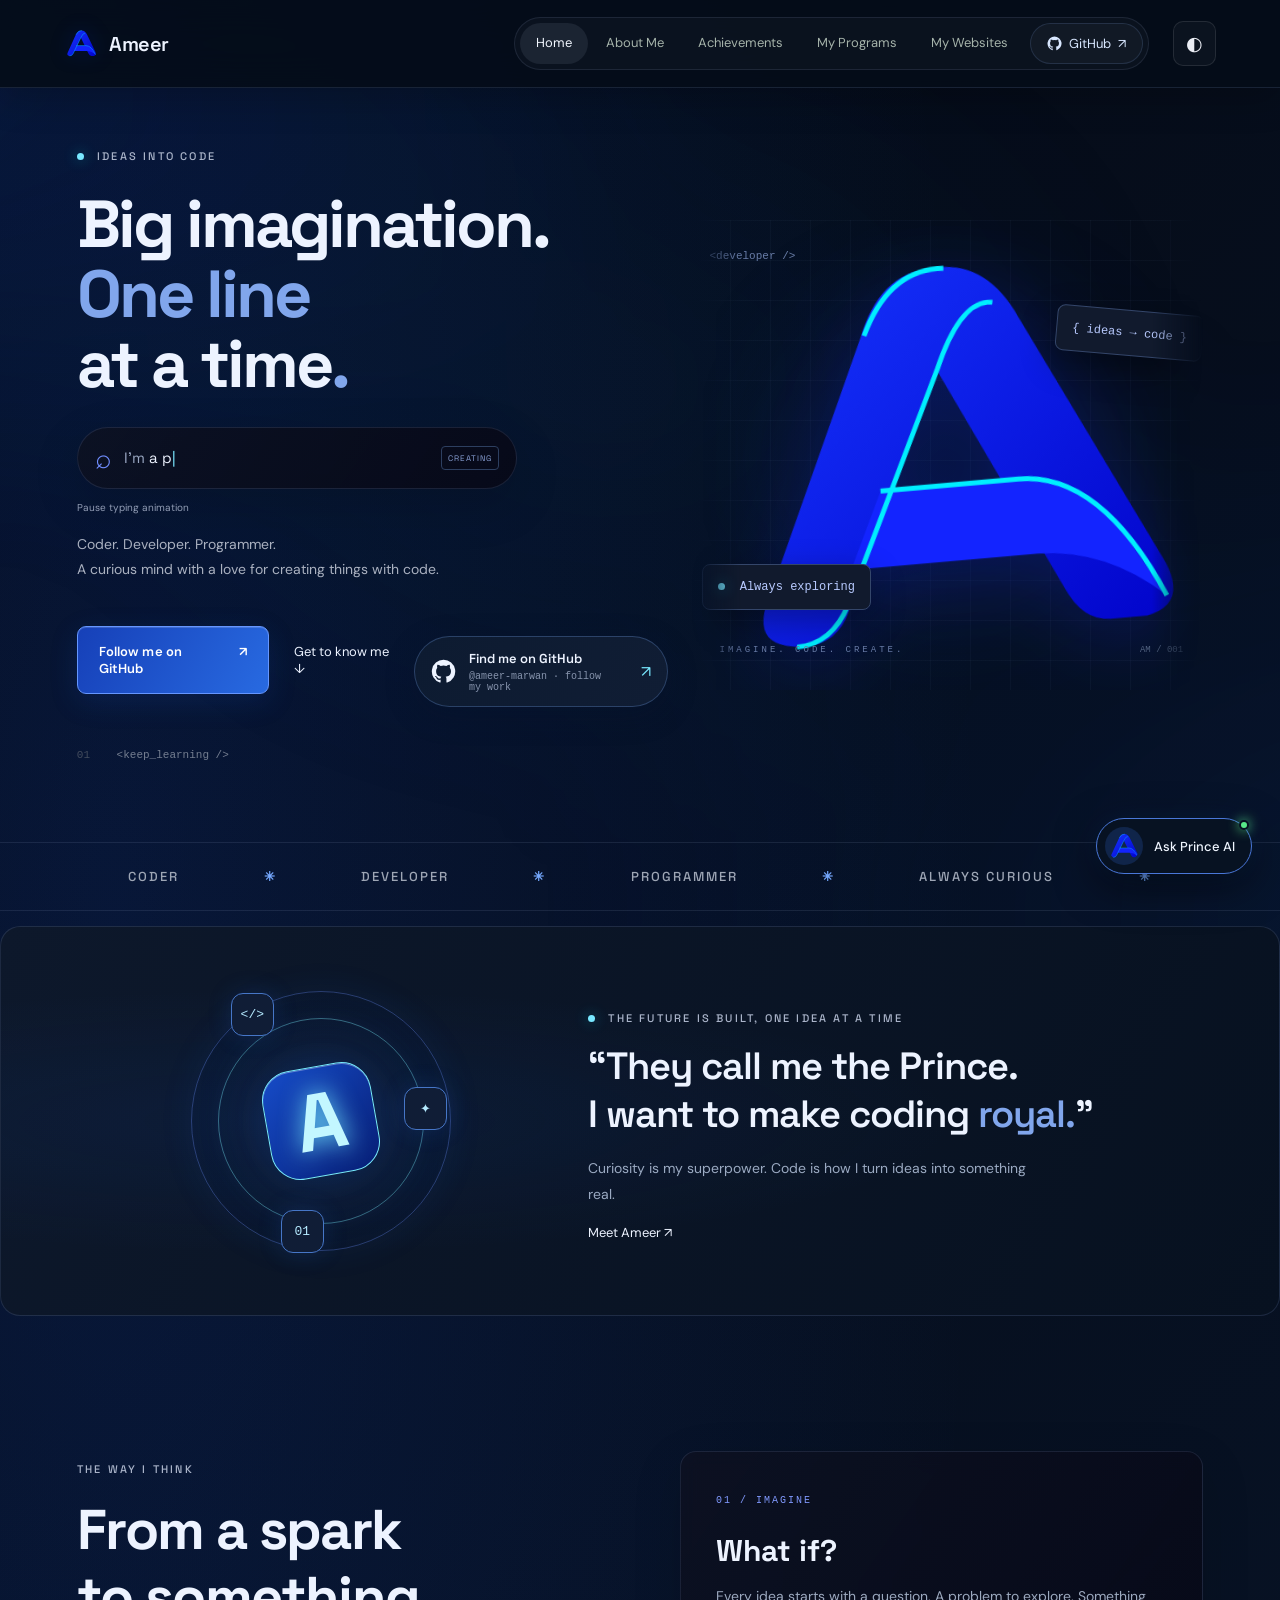
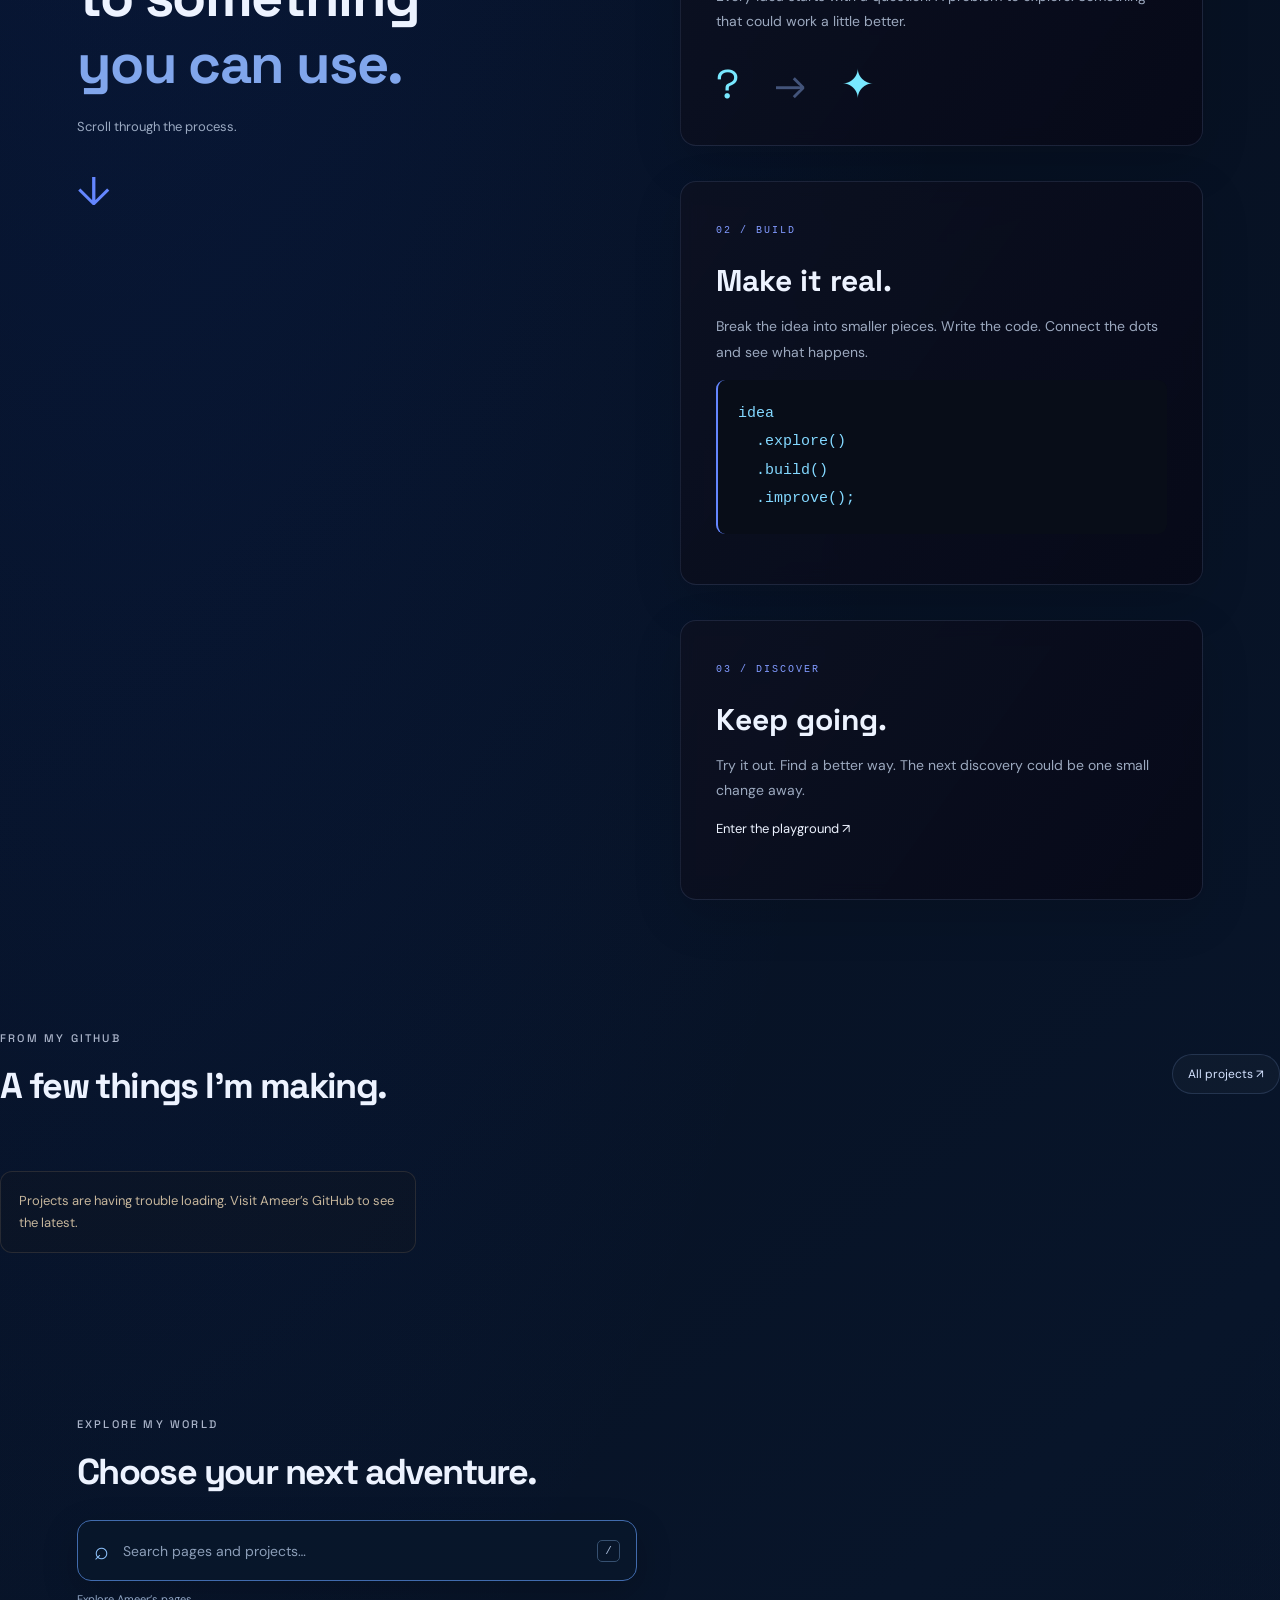
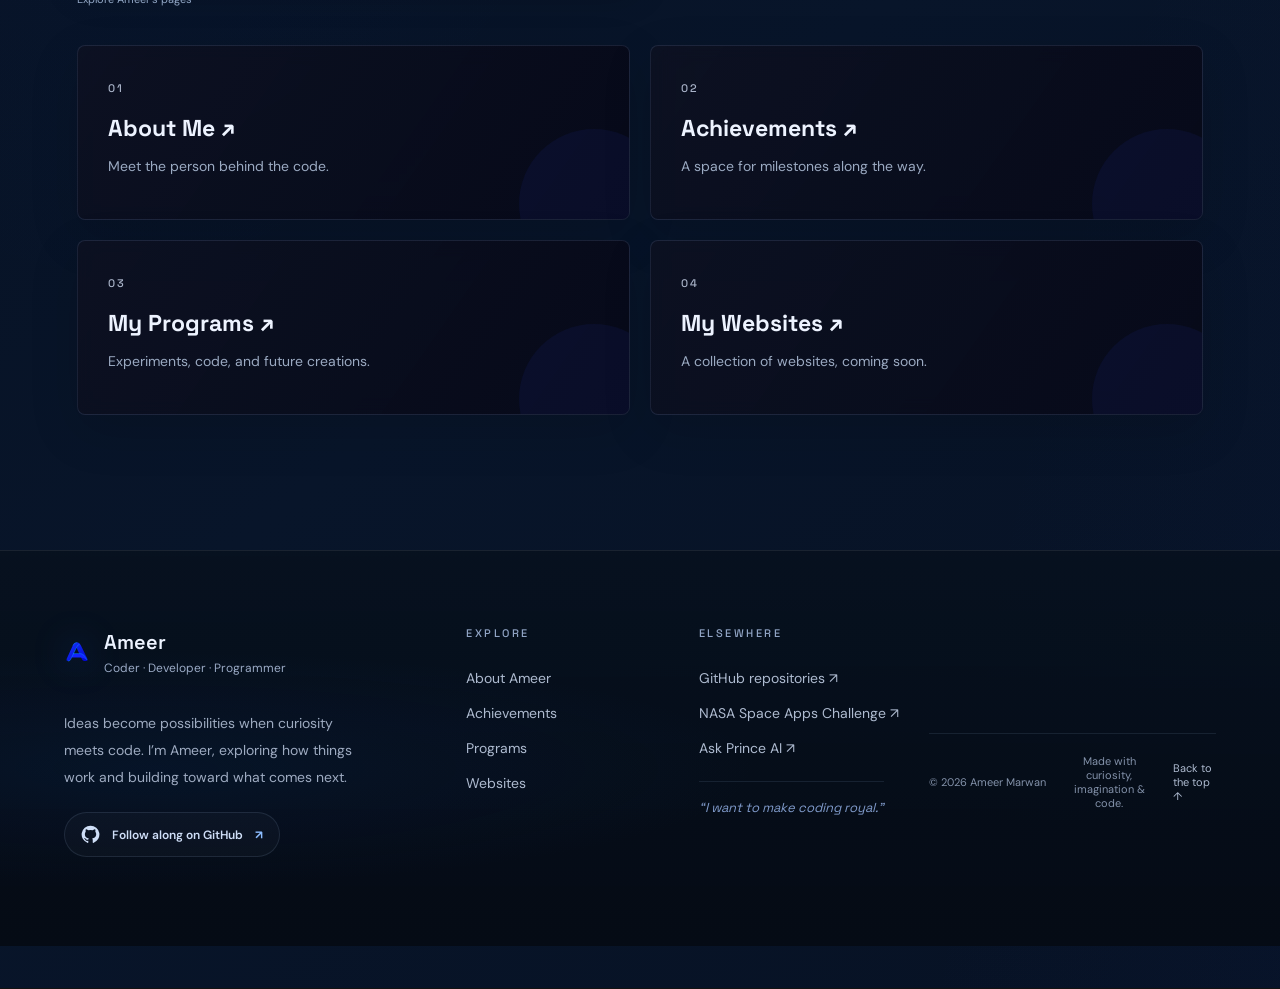
<file: index.html>
<!DOCTYPE html><html lang="en"><head><meta charset="UTF-8"><meta name="viewport" content="width=device-width,initial-scale=1"><title>Ameer — Coder & Developer</title><meta name="description" content="Meet Ameer Marwan, a coder, developer, and programmer. Follow his coding journey on GitHub."><link rel="icon" href="logo.svg"><link rel="stylesheet" href="style.css"></head><body><div class="scroll-progress" aria-hidden="true"></div><a class="skip-link" href="#main">Skip to content</a><div id="loader" class="loader" role="status" aria-label="Loading Ameer’s website"><div class="loader-mark"><div class="loader-ring"></div><img src="logo.svg" alt="Ameer logo"></div><p>LOADING<span aria-hidden="true">...</span></p></div><header><a class="brand" href="index.html" aria-label="Ameer home"><img src="logo.svg" alt="Ameer logo"><span>Ameer</span></a><div class="header-controls"><button class="theme-toggle" aria-label="Switch color theme" title="Switch color theme">◐</button><button class="menu-toggle" aria-expanded="false" aria-controls="main-nav">Menu <span>☰</span></button></div><nav id="main-nav" aria-label="Main navigation"><a href="index.html" aria-current="page">Home</a><a href="about.html">About Me</a><a href="achievements.html">Achievements</a><a href="programs.html">My Programs</a><a href="websites.html">My Websites</a><a class="nav-github" href="https://github.com/ameer-marwan" target="_blank" rel="noopener noreferrer"><svg class="github-svg" viewBox="0 0 24 24" aria-hidden="true"><path fill="currentColor" d="M12 .8a11.2 11.2 0 0 0-3.54 21.83c.56.1.76-.24.76-.54v-2.1c-3.1.68-3.76-1.31-3.76-1.31-.5-1.3-1.24-1.64-1.24-1.64-1.02-.7.08-.69.08-.69 1.12.08 1.71 1.15 1.71 1.15 1 1.7 2.62 1.21 3.26.93.1-.72.39-1.21.71-1.49-2.48-.28-5.09-1.24-5.09-5.52 0-1.22.44-2.22 1.15-3-.12-.28-.5-1.42.11-2.96 0 0 .94-.3 3.08 1.15a10.7 10.7 0 0 1 5.6 0c2.13-1.45 3.07-1.15 3.07-1.15.61 1.54.23 2.68.12 2.96.72.78 1.15 1.78 1.15 3 0 4.3-2.62 5.23-5.11 5.51.4.35.76 1.03.76 2.08v3.08c0 .3.2.65.77.54A11.2 11.2 0 0 0 12 .8Z"/></svg> GitHub <span aria-hidden="true">↗</span></a></nav></header><main id="main"><section class="hero" id="home"><div class="intro"><p class="eyebrow"><span class="dot"></span> IDEAS INTO CODE</p><h1>Big imagination.<br><span class="blue">One line</span><br>at a time<span class="blue">.</span></h1><div class="typing-box" aria-label="Animated introduction: Ameer Marwan, problem solver, coder, programmer, developer"><span class="search-symbol" aria-hidden="true">⌕</span><div aria-hidden="true"><span class="typing-prefix">I’m </span><span id="typed-text">Ameer Marwan</span><span class="typing-caret">|</span></div><span class="typing-badge" aria-hidden="true">CREATING</span></div><button id="pause-typing" class="motion-control" aria-pressed="false">Pause typing animation</button><p class="lead">Coder. Developer. Programmer.<br>A curious mind with a love for creating things with code.</p><div class="actions"><a class="button" href="https://github.com/ameer-marwan" target="_blank" rel="noopener noreferrer">Follow me on GitHub <span>↗</span></a><a class="text-link" href="about.html">Get to know me ↓</a><a class="github-cta" href="https://github.com/ameer-marwan" target="_blank" rel="noopener noreferrer"><svg class="github-svg" viewBox="0 0 24 24" aria-hidden="true" focusable="false"><path fill="currentColor" d="M12 .8a11.2 11.2 0 0 0-3.54 21.83c.56.1.76-.24.76-.54v-2.1c-3.1.68-3.76-1.31-3.76-1.31-.5-1.3-1.24-1.64-1.24-1.64-1.02-.7.08-.69.08-.69 1.12.08 1.71 1.15 1.71 1.15 1 1.7 2.62 1.21 3.26.93.1-.72.39-1.21.71-1.49-2.48-.28-5.09-1.24-5.09-5.52 0-1.22.44-2.22 1.15-3-.12-.28-.5-1.42.11-2.96 0 0 .94-.3 3.08 1.15a10.7 10.7 0 0 1 5.6 0c2.13-1.45 3.07-1.15 3.07-1.15.61 1.54.23 2.68.12 2.96.72.78 1.15 1.78 1.15 3 0 4.3-2.62 5.23-5.11 5.51.4.35.76 1.03.76 2.08v3.08c0 .3.2.65.77.54A11.2 11.2 0 0 0 12 .8Z"/></svg><span><strong>Find me on GitHub</strong><small>@ameer-marwan · <span id="github-followers">GitHub</span></small></span><span class="github-arrow" aria-hidden="true">↗</span></a></div><p class="code-note"><span>01</span> &lt;keep_learning /&gt;</p></div><div class="art"><div class="orb"></div><span class="art-label top">&lt;developer /&gt;</span><img src="logo.svg" alt="Blue and cyan A monogram inspired by Ameer's logo"><span class="art-label bottom">IMAGINE. CODE. CREATE.</span><span class="coordinate">AM / 001</span><span class="floating-chip chip-one">{ ideas → code }</span><span class="floating-chip chip-two"><span class="dot"></span> Always exploring</span></div></section><div class="ticker"><span>CODER</span><b>✳</b><span>DEVELOPER</span><b>✳</b><span>PROGRAMMER</span><b>✳</b><span>ALWAYS CURIOUS</span><b>✳</b></div><section class="royal-intro"><div class="tech-orbit" aria-hidden="true"><span class="orbit orbit-a"></span><span class="orbit orbit-b"></span><span class="orbit-core">A</span><span class="orbit-node node-a">&lt;/&gt;</span><span class="orbit-node node-b">✦</span><span class="orbit-node node-c">01</span></div><div class="royal-copy"><p class="eyebrow"><span class="dot"></span> THE FUTURE IS BUILT, ONE IDEA AT A TIME</p><p class="royal-quote">“They call me the Prince.<br>I want to make coding <span class="blue">royal.</span>”</p><p class="muted">Curiosity is my superpower. Code is how I turn ideas into something real.</p><a class="text-link" href="about.html">Meet Ameer ↗</a></div></section><section class="scroll-story"><div class="story-heading"><p class="eyebrow">THE WAY I THINK</p><h2>From a spark<br>to something<br><span class="blue">you can use.</span></h2><p class="muted">Scroll through the process.</p><span class="story-line" aria-hidden="true">↓</span></div><div class="story-steps"><article><span class="step-num">01 / IMAGINE</span><h3>What if?</h3><p>Every idea starts with a question. A problem to explore. Something that could work a little better.</p><div class="idea-visual" aria-hidden="true">?<span>→</span>✦</div></article><article><span class="step-num">02 / BUILD</span><h3>Make it real.</h3><p>Break the idea into smaller pieces. Write the code. Connect the dots and see what happens.</p><pre aria-label="Illustrative code"><code>idea<br>  .explore()<br>  .build()<br>  .improve();</code></pre></article><article><span class="step-num">03 / DISCOVER</span><h3>Keep going.</h3><p>Try it out. Find a better way. The next discovery could be one small change away.</p><a class="text-link" href="programs.html">Enter the playground ↗</a></article></div></section><section class="home-projects" aria-labelledby="home-projects-heading"><div class="showcase-heading"><div><p class="eyebrow">FROM MY GITHUB</p><h2 id="home-projects-heading">A few things I’m making.</h2></div><a class="repo-profile-link" href="https://github.com/ameer-marwan?tab=repositories" target="_blank" rel="noopener noreferrer">All projects ↗</a></div><div id="home-project-grid" class="home-project-grid"><p class="repo-status"><span class="repo-spinner" aria-hidden="true"></span>Discovering projects…</p></div></section><section class="page-directory"><p class="eyebrow">EXPLORE MY WORLD</p><h2>Choose your next adventure.</h2><label class="site-search"><span aria-hidden="true">⌕</span><input id="site-search" type="search" placeholder="Search pages and projects…" autocomplete="off"><kbd>/</kbd></label><p class="search-status" id="search-status" aria-live="polite">Explore Ameer’s pages</p><div class="directory-grid"><a data-search="about me ameer story birthday" href="about.html"><span class="eyebrow">01</span><h3>About Me ↗</h3><p class="muted">Meet the person behind the code.</p></a><a data-search="achievements nasa space apps challenge 2026" href="achievements.html"><span class="eyebrow">02</span><h3>Achievements ↗</h3><p class="muted">A space for milestones along the way.</p></a><a data-search="programs code demos clock color javascript" href="programs.html"><span class="eyebrow">03</span><h3>My Programs ↗</h3><p class="muted">Experiments, code, and future creations.</p></a><a data-search="websites portfolio projects showcase" href="websites.html"><span class="eyebrow">04</span><h3>My Websites ↗</h3><p class="muted">A collection of websites, coming soon.</p></a></div></section></main><footer class="site-footer"><div class="footer-main"><div class="footer-bio"><a class="footer-brand" href="index.html"><img src="logo.svg" alt="Ameer’s A logo"><span><strong>Ameer</strong><small>Coder · Developer · Programmer</small></span></a><p>Ideas become possibilities when curiosity meets code. I’m Ameer, exploring how things work and building toward what comes next.</p><a class="footer-github" href="https://github.com/ameer-marwan" target="_blank" rel="noopener noreferrer" aria-label="Visit Ameer on GitHub"><svg class="github-svg" viewBox="0 0 24 24" aria-hidden="true"><path fill="currentColor" d="M12 .8a11.2 11.2 0 0 0-3.54 21.83c.56.1.76-.24.76-.54v-2.1c-3.1.68-3.76-1.31-3.76-1.31-.5-1.3-1.24-1.64-1.24-1.64-1.02-.7.08-.69.08-.69 1.12.08 1.71 1.15 1.71 1.15 1 1.7 2.62 1.21 3.26.93.1-.72.39-1.21.71-1.49-2.48-.28-5.09-1.24-5.09-5.52 0-1.22.44-2.22 1.15-3-.12-.28-.5-1.42.11-2.96 0 0 .94-.3 3.08 1.15a10.7 10.7 0 0 1 5.6 0c2.13-1.45 3.07-1.15 3.07-1.15.61 1.54.23 2.68.12 2.96.72.78 1.15 1.78 1.15 3 0 4.3-2.62 5.23-5.11 5.51.4.35.76 1.03.76 2.08v3.08c0 .3.2.65.77.54A11.2 11.2 0 0 0 12 .8Z"/></svg><span>Follow along on GitHub</span><b>↗</b></a></div><div class="footer-column"><p class="eyebrow">EXPLORE</p><a href="about.html">About Ameer</a><a href="achievements.html">Achievements</a><a href="programs.html">Programs</a><a href="websites.html">Websites</a></div><div class="footer-column"><p class="eyebrow">ELSEWHERE</p><a href="https://github.com/ameer-marwan" target="_blank" rel="noopener noreferrer">GitHub repositories ↗</a><a href="https://www.spaceappschallenge.org/" target="_blank" rel="noopener noreferrer">NASA Space Apps Challenge ↗</a><a href="index.html#prince-ai">Ask Prince AI ↗</a><span class="footer-quote">“I want to make coding royal.”</span></div></div><div class="footer-bottom"><span>© <span class="footer-year">2026</span> Ameer Marwan</span><span>Made with curiosity, imagination & code.</span><a href="index.html">Back to the top ↑</a></div></footer><button class="back-top" aria-label="Back to top">↑</button><button id="prince-ai" class="prince-launch" aria-label="Ask Prince AI about this website"><img src="logo.svg" alt=""><span>Ask Prince AI</span><i></i></button><section class="prince-panel" aria-label="Prince AI assistant" aria-hidden="true"><div class="prince-head"><img src="logo.svg" alt=""><div><strong>Prince AI</strong><small>Ameer’s website guide</small></div><button class="prince-close" aria-label="Close Prince AI">×</button></div><div class="prince-messages" aria-live="polite"><p class="prince-message bot">Hi! I’m Prince AI. Ask me about Ameer, his projects, or this website.</p></div><div class="prince-suggestions"><button>Who is Ameer?</button><button>What is Prince coding?</button><button>Show me the projects</button></div><form class="prince-form"><label class="sr-only" for="prince-question">Ask Prince AI a question</label><input id="prince-question" autocomplete="off" placeholder="Ask about this website…"><button aria-label="Send question">↑</button></form></section><script src="script.js"></script></body></html>
</file>
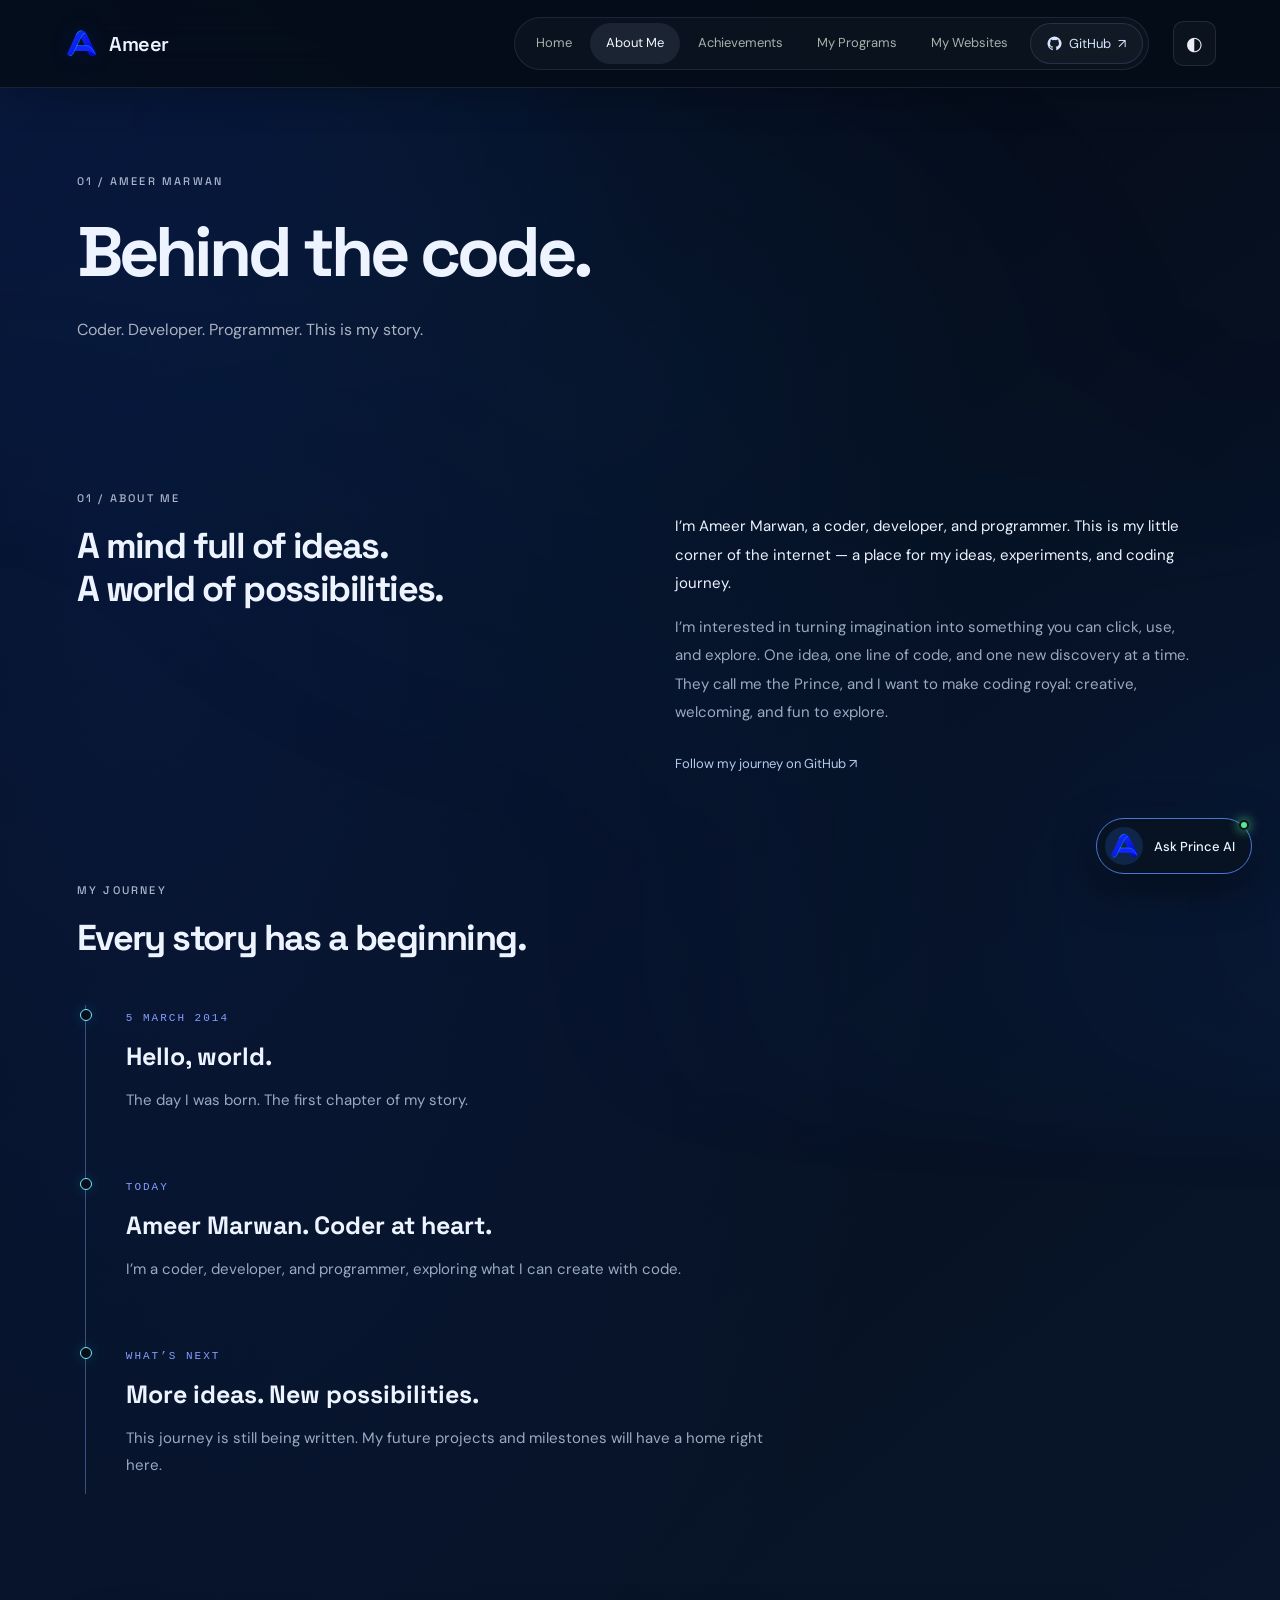
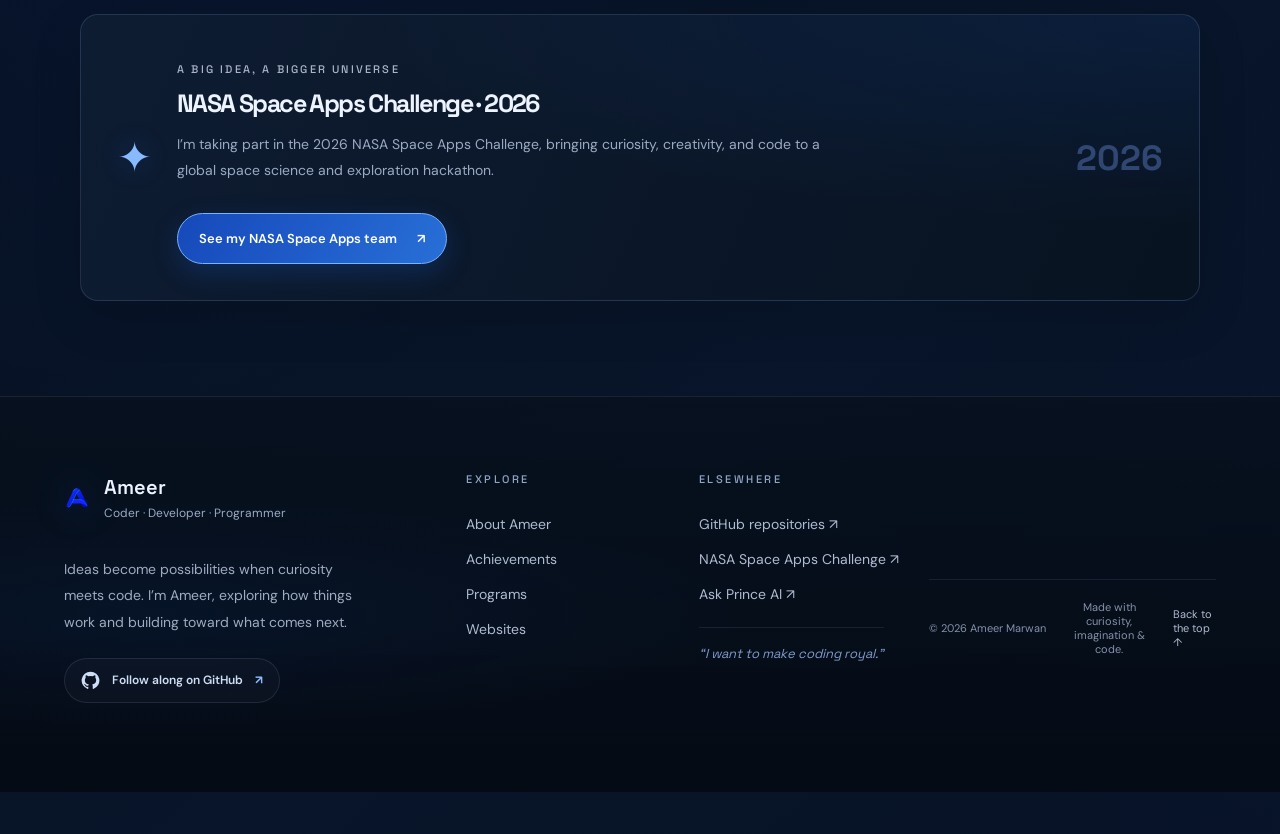
<file: about.html>
<!DOCTYPE html><html lang="en"><head><meta charset="UTF-8"><meta name="viewport" content="width=device-width,initial-scale=1"><title>Ameer — About Me</title><meta name="description" content="Meet Ameer Marwan, a coder, developer, and programmer. Follow his coding journey on GitHub."><link rel="icon" href="logo.svg"><link rel="stylesheet" href="style.css"></head><body><div class="scroll-progress" aria-hidden="true"></div><a class="skip-link" href="#main">Skip to content</a><div id="loader" class="loader" role="status" aria-label="Loading Ameer’s website"><div class="loader-mark"><div class="loader-ring"></div><img src="logo.svg" alt="Ameer logo"></div><p>LOADING<span aria-hidden="true">...</span></p></div><header><a class="brand" href="index.html" aria-label="Ameer home"><img src="logo.svg" alt="Ameer logo"><span>Ameer</span></a><div class="header-controls"><button class="theme-toggle" aria-label="Switch color theme" title="Switch color theme">◐</button><button class="menu-toggle" aria-expanded="false" aria-controls="main-nav">Menu <span>☰</span></button></div><nav id="main-nav" aria-label="Main navigation"><a href="index.html">Home</a><a href="about.html" aria-current="page">About Me</a><a href="achievements.html">Achievements</a><a href="programs.html">My Programs</a><a href="websites.html">My Websites</a><a class="nav-github" href="https://github.com/ameer-marwan" target="_blank" rel="noopener noreferrer"><svg class="github-svg" viewBox="0 0 24 24" aria-hidden="true"><path fill="currentColor" d="M12 .8a11.2 11.2 0 0 0-3.54 21.83c.56.1.76-.24.76-.54v-2.1c-3.1.68-3.76-1.31-3.76-1.31-.5-1.3-1.24-1.64-1.24-1.64-1.02-.7.08-.69.08-.69 1.12.08 1.71 1.15 1.71 1.15 1 1.7 2.62 1.21 3.26.93.1-.72.39-1.21.71-1.49-2.48-.28-5.09-1.24-5.09-5.52 0-1.22.44-2.22 1.15-3-.12-.28-.5-1.42.11-2.96 0 0 .94-.3 3.08 1.15a10.7 10.7 0 0 1 5.6 0c2.13-1.45 3.07-1.15 3.07-1.15.61 1.54.23 2.68.12 2.96.72.78 1.15 1.78 1.15 3 0 4.3-2.62 5.23-5.11 5.51.4.35.76 1.03.76 2.08v3.08c0 .3.2.65.77.54A11.2 11.2 0 0 0 12 .8Z"/></svg> GitHub <span aria-hidden="true">↗</span></a></nav></header><main id="main"><section class="page-intro"><p class="eyebrow">01 / AMEER MARWAN</p><h1>Behind the code.</h1><p class="lead">Coder. Developer. Programmer. This is my story.</p></section><section id="about" class="about"><div><p class="eyebrow">01 / ABOUT ME</p><h2>A mind full of ideas.<br>A world of possibilities.</h2></div><div class="about-copy"><p>I’m Ameer Marwan, a coder, developer, and programmer. This is my little corner of the internet — a place for my ideas, experiments, and coding journey.</p><p class="muted">I’m interested in turning imagination into something you can click, use, and explore. One idea, one line of code, and one new discovery at a time. They call me the Prince, and I want to make coding royal: creative, welcoming, and fun to explore.</p><a class="text-link" href="https://github.com/ameer-marwan" target="_blank" rel="noopener noreferrer">Follow my journey on GitHub ↗</a></div></section><section class="timeline-section"><p class="eyebrow">MY JOURNEY</p><h2>Every story has a beginning.</h2><div class="timeline"><article><span class="timeline-date">5 MARCH 2014</span><h3>Hello, world.</h3><p>The day I was born. The first chapter of my story.</p></article><article><span class="timeline-date">TODAY</span><h3>Ameer Marwan. Coder at heart.</h3><p>I’m a coder, developer, and programmer, exploring what I can create with code.</p></article><article><span class="timeline-date">WHAT’S NEXT</span><h3>More ideas. New possibilities.</h3><p>This journey is still being written. My future projects and milestones will have a home right here.</p></article></div></section><section class="challenge-card"><span class="challenge-icon" aria-hidden="true">✦</span><div><p class="eyebrow">A BIG IDEA, A BIGGER UNIVERSE</p><h2>NASA Space Apps Challenge · 2026</h2><p class="muted">I’m taking part in the 2026 NASA Space Apps Challenge, bringing curiosity, creativity, and code to a global space science and exploration hackathon.</p><a class="button team-button" href="https://fieldshift-two.vercel.app/#/about" target="_blank" rel="noopener noreferrer">See my NASA Space Apps team <span>↗</span></a></div><span class="challenge-year">2026</span></section></main><footer class="site-footer"><div class="footer-main"><div class="footer-bio"><a class="footer-brand" href="index.html"><img src="logo.svg" alt="Ameer’s A logo"><span><strong>Ameer</strong><small>Coder · Developer · Programmer</small></span></a><p>Ideas become possibilities when curiosity meets code. I’m Ameer, exploring how things work and building toward what comes next.</p><a class="footer-github" href="https://github.com/ameer-marwan" target="_blank" rel="noopener noreferrer" aria-label="Visit Ameer on GitHub"><svg class="github-svg" viewBox="0 0 24 24" aria-hidden="true"><path fill="currentColor" d="M12 .8a11.2 11.2 0 0 0-3.54 21.83c.56.1.76-.24.76-.54v-2.1c-3.1.68-3.76-1.31-3.76-1.31-.5-1.3-1.24-1.64-1.24-1.64-1.02-.7.08-.69.08-.69 1.12.08 1.71 1.15 1.71 1.15 1 1.7 2.62 1.21 3.26.93.1-.72.39-1.21.71-1.49-2.48-.28-5.09-1.24-5.09-5.52 0-1.22.44-2.22 1.15-3-.12-.28-.5-1.42.11-2.96 0 0 .94-.3 3.08 1.15a10.7 10.7 0 0 1 5.6 0c2.13-1.45 3.07-1.15 3.07-1.15.61 1.54.23 2.68.12 2.96.72.78 1.15 1.78 1.15 3 0 4.3-2.62 5.23-5.11 5.51.4.35.76 1.03.76 2.08v3.08c0 .3.2.65.77.54A11.2 11.2 0 0 0 12 .8Z"/></svg><span>Follow along on GitHub</span><b>↗</b></a></div><div class="footer-column"><p class="eyebrow">EXPLORE</p><a href="about.html">About Ameer</a><a href="achievements.html">Achievements</a><a href="programs.html">Programs</a><a href="websites.html">Websites</a></div><div class="footer-column"><p class="eyebrow">ELSEWHERE</p><a href="https://github.com/ameer-marwan" target="_blank" rel="noopener noreferrer">GitHub repositories ↗</a><a href="https://www.spaceappschallenge.org/" target="_blank" rel="noopener noreferrer">NASA Space Apps Challenge ↗</a><a href="index.html#prince-ai">Ask Prince AI ↗</a><span class="footer-quote">“I want to make coding royal.”</span></div></div><div class="footer-bottom"><span>© <span class="footer-year">2026</span> Ameer Marwan</span><span>Made with curiosity, imagination & code.</span><a href="index.html">Back to the top ↑</a></div></footer><button class="back-top" aria-label="Back to top">↑</button><button id="prince-ai" class="prince-launch" aria-label="Ask Prince AI about this website"><img src="logo.svg" alt=""><span>Ask Prince AI</span><i></i></button><section class="prince-panel" aria-label="Prince AI assistant" aria-hidden="true"><div class="prince-head"><img src="logo.svg" alt=""><div><strong>Prince AI</strong><small>Ameer’s website guide</small></div><button class="prince-close" aria-label="Close Prince AI">×</button></div><div class="prince-messages" aria-live="polite"><p class="prince-message bot">Hi! I’m Prince AI. Ask me about Ameer, his projects, or this website.</p></div><div class="prince-suggestions"><button>Who is Ameer?</button><button>What is Prince coding?</button><button>Show me the projects</button></div><form class="prince-form"><label class="sr-only" for="prince-question">Ask Prince AI a question</label><input id="prince-question" autocomplete="off" placeholder="Ask about this website…"><button aria-label="Send question">↑</button></form></section><script src="script.js"></script></body></html>
</file>
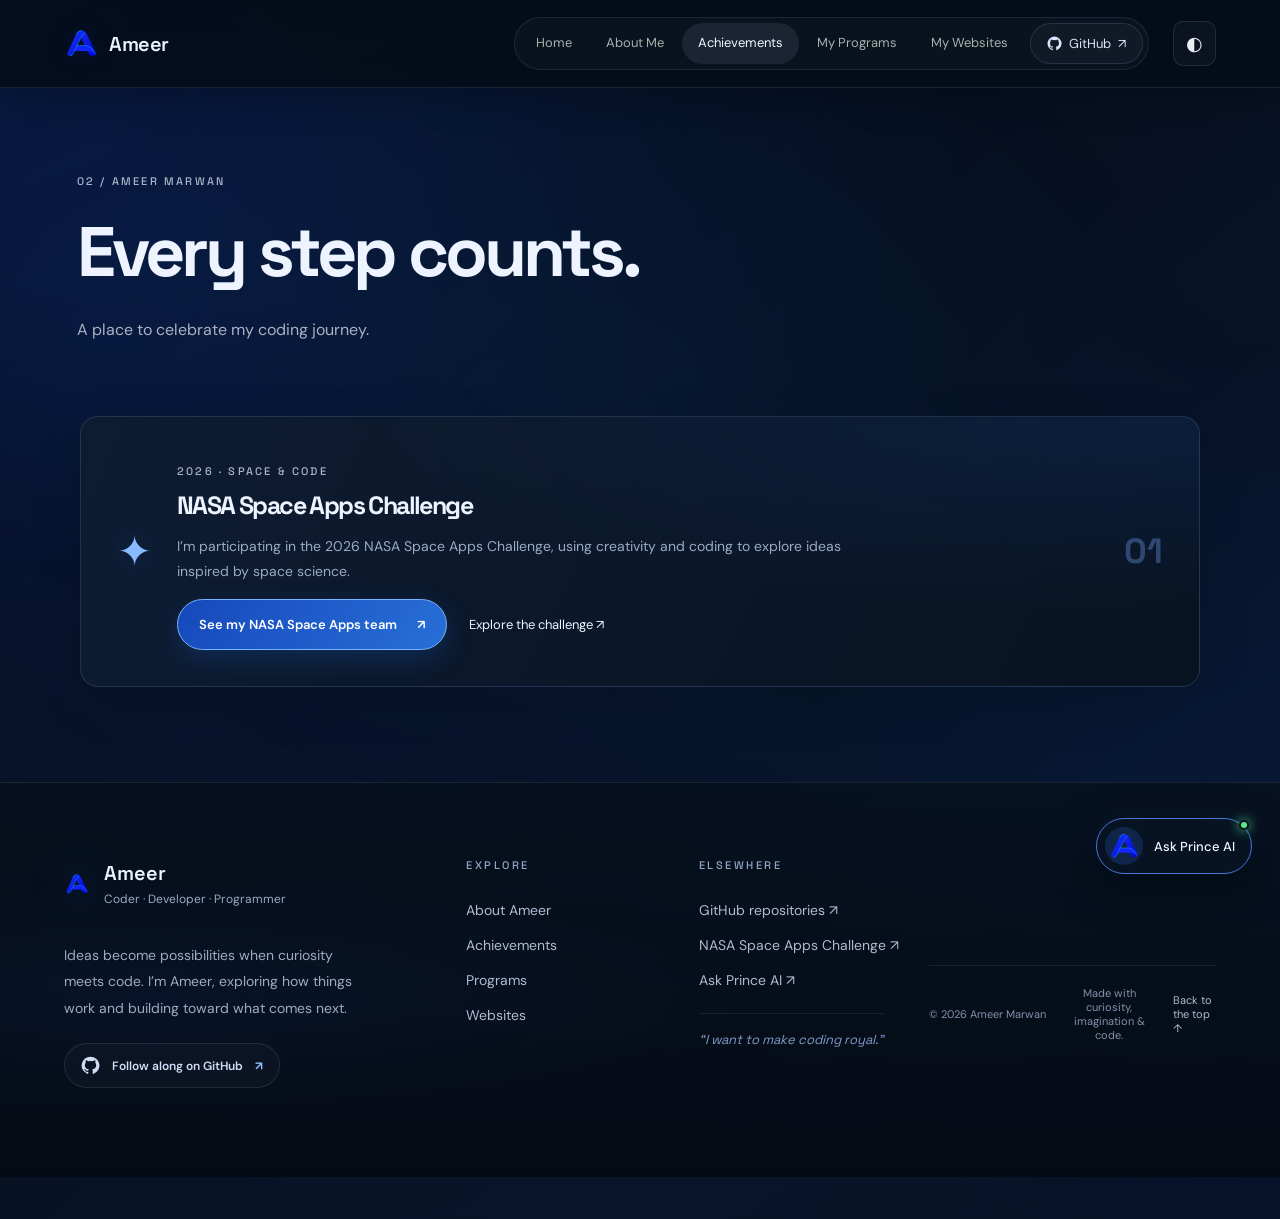
<file: achievements.html>
<!DOCTYPE html><html lang="en"><head><meta charset="UTF-8"><meta name="viewport" content="width=device-width,initial-scale=1"><title>Ameer — Achievements</title><meta name="description" content="Meet Ameer Marwan, a coder, developer, and programmer. Follow his coding journey on GitHub."><link rel="icon" href="logo.svg"><link rel="stylesheet" href="style.css"></head><body><div class="scroll-progress" aria-hidden="true"></div><a class="skip-link" href="#main">Skip to content</a><div id="loader" class="loader" role="status" aria-label="Loading Ameer’s website"><div class="loader-mark"><div class="loader-ring"></div><img src="logo.svg" alt="Ameer logo"></div><p>LOADING<span aria-hidden="true">...</span></p></div><header><a class="brand" href="index.html" aria-label="Ameer home"><img src="logo.svg" alt="Ameer logo"><span>Ameer</span></a><div class="header-controls"><button class="theme-toggle" aria-label="Switch color theme" title="Switch color theme">◐</button><button class="menu-toggle" aria-expanded="false" aria-controls="main-nav">Menu <span>☰</span></button></div><nav id="main-nav" aria-label="Main navigation"><a href="index.html">Home</a><a href="about.html">About Me</a><a href="achievements.html" aria-current="page">Achievements</a><a href="programs.html">My Programs</a><a href="websites.html">My Websites</a><a class="nav-github" href="https://github.com/ameer-marwan" target="_blank" rel="noopener noreferrer"><svg class="github-svg" viewBox="0 0 24 24" aria-hidden="true"><path fill="currentColor" d="M12 .8a11.2 11.2 0 0 0-3.54 21.83c.56.1.76-.24.76-.54v-2.1c-3.1.68-3.76-1.31-3.76-1.31-.5-1.3-1.24-1.64-1.24-1.64-1.02-.7.08-.69.08-.69 1.12.08 1.71 1.15 1.71 1.15 1 1.7 2.62 1.21 3.26.93.1-.72.39-1.21.71-1.49-2.48-.28-5.09-1.24-5.09-5.52 0-1.22.44-2.22 1.15-3-.12-.28-.5-1.42.11-2.96 0 0 .94-.3 3.08 1.15a10.7 10.7 0 0 1 5.6 0c2.13-1.45 3.07-1.15 3.07-1.15.61 1.54.23 2.68.12 2.96.72.78 1.15 1.78 1.15 3 0 4.3-2.62 5.23-5.11 5.51.4.35.76 1.03.76 2.08v3.08c0 .3.2.65.77.54A11.2 11.2 0 0 0 12 .8Z"/></svg> GitHub <span aria-hidden="true">↗</span></a></nav></header><main id="main"><section class="page-intro"><p class="eyebrow">02 / AMEER MARWAN</p><h1>Every step counts.</h1><p class="lead">A place to celebrate my coding journey.</p></section><section class="challenge-card achievement-card"><span class="challenge-icon" aria-hidden="true">✦</span><div><p class="eyebrow">2026 · SPACE & CODE</p><h2>NASA Space Apps Challenge</h2><p class="muted">I’m participating in the 2026 NASA Space Apps Challenge, using creativity and coding to explore ideas inspired by space science.</p><div class="team-actions"><a class="button team-button" href="https://fieldshift-two.vercel.app/#/about" target="_blank" rel="noopener noreferrer">See my NASA Space Apps team <span>↗</span></a><a class="text-link" href="https://www.spaceappschallenge.org/" target="_blank" rel="noopener noreferrer">Explore the challenge ↗</a></div></div><span class="challenge-year">01</span></section></main><footer class="site-footer"><div class="footer-main"><div class="footer-bio"><a class="footer-brand" href="index.html"><img src="logo.svg" alt="Ameer’s A logo"><span><strong>Ameer</strong><small>Coder · Developer · Programmer</small></span></a><p>Ideas become possibilities when curiosity meets code. I’m Ameer, exploring how things work and building toward what comes next.</p><a class="footer-github" href="https://github.com/ameer-marwan" target="_blank" rel="noopener noreferrer" aria-label="Visit Ameer on GitHub"><svg class="github-svg" viewBox="0 0 24 24" aria-hidden="true"><path fill="currentColor" d="M12 .8a11.2 11.2 0 0 0-3.54 21.83c.56.1.76-.24.76-.54v-2.1c-3.1.68-3.76-1.31-3.76-1.31-.5-1.3-1.24-1.64-1.24-1.64-1.02-.7.08-.69.08-.69 1.12.08 1.71 1.15 1.71 1.15 1 1.7 2.62 1.21 3.26.93.1-.72.39-1.21.71-1.49-2.48-.28-5.09-1.24-5.09-5.52 0-1.22.44-2.22 1.15-3-.12-.28-.5-1.42.11-2.96 0 0 .94-.3 3.08 1.15a10.7 10.7 0 0 1 5.6 0c2.13-1.45 3.07-1.15 3.07-1.15.61 1.54.23 2.68.12 2.96.72.78 1.15 1.78 1.15 3 0 4.3-2.62 5.23-5.11 5.51.4.35.76 1.03.76 2.08v3.08c0 .3.2.65.77.54A11.2 11.2 0 0 0 12 .8Z"/></svg><span>Follow along on GitHub</span><b>↗</b></a></div><div class="footer-column"><p class="eyebrow">EXPLORE</p><a href="about.html">About Ameer</a><a href="achievements.html">Achievements</a><a href="programs.html">Programs</a><a href="websites.html">Websites</a></div><div class="footer-column"><p class="eyebrow">ELSEWHERE</p><a href="https://github.com/ameer-marwan" target="_blank" rel="noopener noreferrer">GitHub repositories ↗</a><a href="https://www.spaceappschallenge.org/" target="_blank" rel="noopener noreferrer">NASA Space Apps Challenge ↗</a><a href="index.html#prince-ai">Ask Prince AI ↗</a><span class="footer-quote">“I want to make coding royal.”</span></div></div><div class="footer-bottom"><span>© <span class="footer-year">2026</span> Ameer Marwan</span><span>Made with curiosity, imagination & code.</span><a href="index.html">Back to the top ↑</a></div></footer><button class="back-top" aria-label="Back to top">↑</button><button id="prince-ai" class="prince-launch" aria-label="Ask Prince AI about this website"><img src="logo.svg" alt=""><span>Ask Prince AI</span><i></i></button><section class="prince-panel" aria-label="Prince AI assistant" aria-hidden="true"><div class="prince-head"><img src="logo.svg" alt=""><div><strong>Prince AI</strong><small>Ameer’s website guide</small></div><button class="prince-close" aria-label="Close Prince AI">×</button></div><div class="prince-messages" aria-live="polite"><p class="prince-message bot">Hi! I’m Prince AI. Ask me about Ameer, his projects, or this website.</p></div><div class="prince-suggestions"><button>Who is Ameer?</button><button>What is Prince coding?</button><button>Show me the projects</button></div><form class="prince-form"><label class="sr-only" for="prince-question">Ask Prince AI a question</label><input id="prince-question" autocomplete="off" placeholder="Ask about this website…"><button aria-label="Send question">↑</button></form></section><script src="script.js"></script></body></html>
</file>
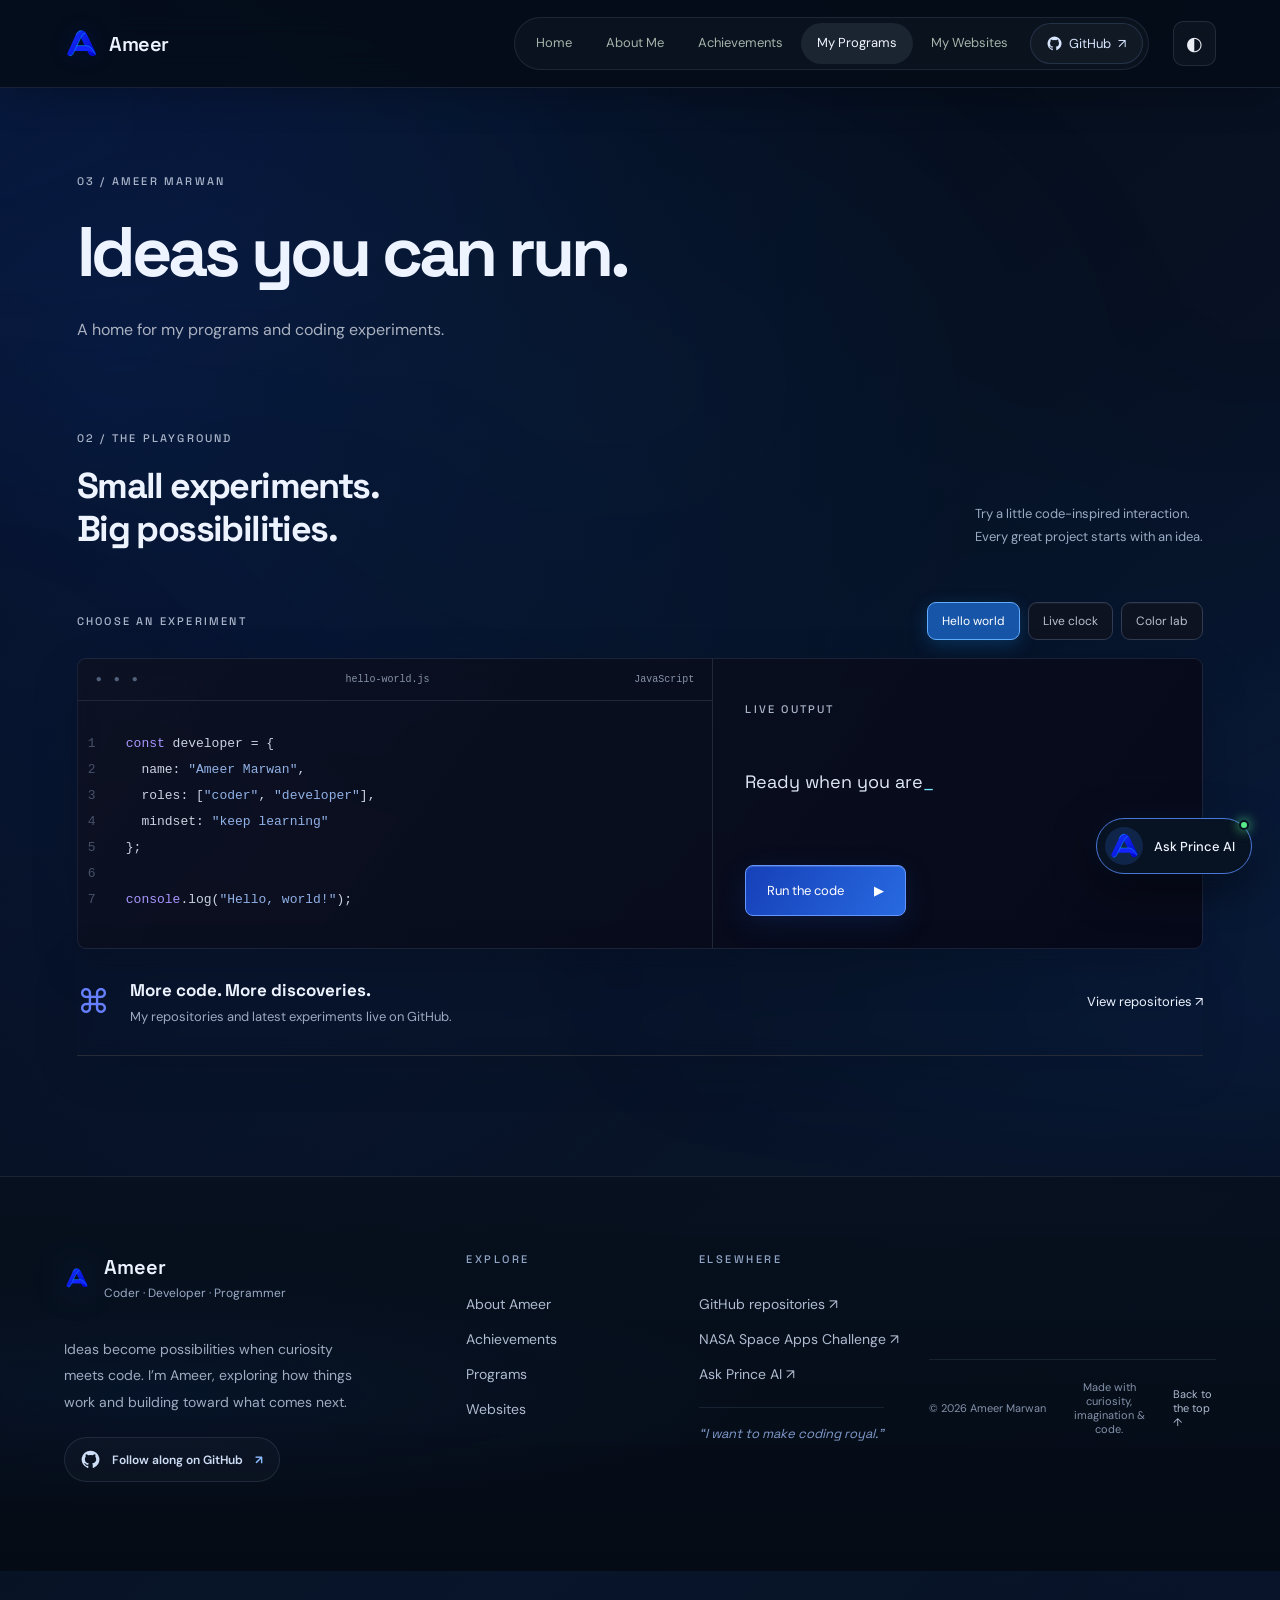
<file: programs.html>
<!DOCTYPE html><html lang="en"><head><meta charset="UTF-8"><meta name="viewport" content="width=device-width,initial-scale=1"><title>Ameer — My Programs</title><meta name="description" content="Meet Ameer Marwan, a coder, developer, and programmer. Follow his coding journey on GitHub."><link rel="icon" href="logo.svg"><link rel="stylesheet" href="style.css"></head><body><div class="scroll-progress" aria-hidden="true"></div><a class="skip-link" href="#main">Skip to content</a><div id="loader" class="loader" role="status" aria-label="Loading Ameer’s website"><div class="loader-mark"><div class="loader-ring"></div><img src="logo.svg" alt="Ameer logo"></div><p>LOADING<span aria-hidden="true">...</span></p></div><header><a class="brand" href="index.html" aria-label="Ameer home"><img src="logo.svg" alt="Ameer logo"><span>Ameer</span></a><div class="header-controls"><button class="theme-toggle" aria-label="Switch color theme" title="Switch color theme">◐</button><button class="menu-toggle" aria-expanded="false" aria-controls="main-nav">Menu <span>☰</span></button></div><nav id="main-nav" aria-label="Main navigation"><a href="index.html">Home</a><a href="about.html">About Me</a><a href="achievements.html">Achievements</a><a href="programs.html" aria-current="page">My Programs</a><a href="websites.html">My Websites</a><a class="nav-github" href="https://github.com/ameer-marwan" target="_blank" rel="noopener noreferrer"><svg class="github-svg" viewBox="0 0 24 24" aria-hidden="true"><path fill="currentColor" d="M12 .8a11.2 11.2 0 0 0-3.54 21.83c.56.1.76-.24.76-.54v-2.1c-3.1.68-3.76-1.31-3.76-1.31-.5-1.3-1.24-1.64-1.24-1.64-1.02-.7.08-.69.08-.69 1.12.08 1.71 1.15 1.71 1.15 1 1.7 2.62 1.21 3.26.93.1-.72.39-1.21.71-1.49-2.48-.28-5.09-1.24-5.09-5.52 0-1.22.44-2.22 1.15-3-.12-.28-.5-1.42.11-2.96 0 0 .94-.3 3.08 1.15a10.7 10.7 0 0 1 5.6 0c2.13-1.45 3.07-1.15 3.07-1.15.61 1.54.23 2.68.12 2.96.72.78 1.15 1.78 1.15 3 0 4.3-2.62 5.23-5.11 5.51.4.35.76 1.03.76 2.08v3.08c0 .3.2.65.77.54A11.2 11.2 0 0 0 12 .8Z"/></svg> GitHub <span aria-hidden="true">↗</span></a></nav></header><main id="main"><section class="page-intro"><p class="eyebrow">03 / AMEER MARWAN</p><h1>Ideas you can run.</h1><p class="lead">A home for my programs and coding experiments.</p></section><section id="playground" class="playground"><div class="section-head"><div><p class="eyebrow">02 / THE PLAYGROUND</p><h2>Small experiments.<br>Big possibilities.</h2></div><p class="muted">Try a little code-inspired interaction.<br>Every great project starts with an idea.</p></div><div class="demo-controls"><span class="eyebrow">CHOOSE AN EXPERIMENT</span><div role="group" aria-label="Code experiments"><button class="demo-tab" data-demo="hello" aria-pressed="true">Hello world</button><button class="demo-tab" data-demo="clock" aria-pressed="false">Live clock</button><button class="demo-tab" data-demo="color" aria-pressed="false">Color lab</button></div></div><div class="experiment"><div class="editor"><div class="editor-bar"><span class="lights">● ● ●</span><span id="demo-filename">hello-world.js</span><span>JavaScript</span></div><div class="code" id="demo-code"><div><i>1</i><span class="purple">const</span> developer = {</div><div><i>2</i>&nbsp; name: <span class="cyan">"Ameer Marwan"</span>,</div><div><i>3</i>&nbsp; roles: [<span class="cyan">"coder"</span>, <span class="cyan">"developer"</span>],</div><div><i>4</i>&nbsp; mindset: <span class="cyan">"keep learning"</span></div><div><i>5</i>};</div><div><i>6</i></div><div><i>7</i><span class="purple">console</span>.log(<span class="cyan">"Hello, world!"</span>);</div></div></div><div class="console"><p class="eyebrow">LIVE OUTPUT</p><p id="output" role="status" aria-live="polite">Ready when you are<span class="cursor">_</span></p><button id="run" class="button">Run the code <span>▶</span></button><span id="color-swatch" class="color-swatch" hidden></span></div></div><div class="project-note"><span class="project-icon">⌘</span><div><h3>More code. More discoveries.</h3><p class="muted">My repositories and latest experiments live on GitHub.</p></div><a href="https://github.com/ameer-marwan?tab=repositories" target="_blank" rel="noopener noreferrer" class="text-link">View repositories ↗</a></div></section></main><footer class="site-footer"><div class="footer-main"><div class="footer-bio"><a class="footer-brand" href="index.html"><img src="logo.svg" alt="Ameer’s A logo"><span><strong>Ameer</strong><small>Coder · Developer · Programmer</small></span></a><p>Ideas become possibilities when curiosity meets code. I’m Ameer, exploring how things work and building toward what comes next.</p><a class="footer-github" href="https://github.com/ameer-marwan" target="_blank" rel="noopener noreferrer" aria-label="Visit Ameer on GitHub"><svg class="github-svg" viewBox="0 0 24 24" aria-hidden="true"><path fill="currentColor" d="M12 .8a11.2 11.2 0 0 0-3.54 21.83c.56.1.76-.24.76-.54v-2.1c-3.1.68-3.76-1.31-3.76-1.31-.5-1.3-1.24-1.64-1.24-1.64-1.02-.7.08-.69.08-.69 1.12.08 1.71 1.15 1.71 1.15 1 1.7 2.62 1.21 3.26.93.1-.72.39-1.21.71-1.49-2.48-.28-5.09-1.24-5.09-5.52 0-1.22.44-2.22 1.15-3-.12-.28-.5-1.42.11-2.96 0 0 .94-.3 3.08 1.15a10.7 10.7 0 0 1 5.6 0c2.13-1.45 3.07-1.15 3.07-1.15.61 1.54.23 2.68.12 2.96.72.78 1.15 1.78 1.15 3 0 4.3-2.62 5.23-5.11 5.51.4.35.76 1.03.76 2.08v3.08c0 .3.2.65.77.54A11.2 11.2 0 0 0 12 .8Z"/></svg><span>Follow along on GitHub</span><b>↗</b></a></div><div class="footer-column"><p class="eyebrow">EXPLORE</p><a href="about.html">About Ameer</a><a href="achievements.html">Achievements</a><a href="programs.html">Programs</a><a href="websites.html">Websites</a></div><div class="footer-column"><p class="eyebrow">ELSEWHERE</p><a href="https://github.com/ameer-marwan" target="_blank" rel="noopener noreferrer">GitHub repositories ↗</a><a href="https://www.spaceappschallenge.org/" target="_blank" rel="noopener noreferrer">NASA Space Apps Challenge ↗</a><a href="index.html#prince-ai">Ask Prince AI ↗</a><span class="footer-quote">“I want to make coding royal.”</span></div></div><div class="footer-bottom"><span>© <span class="footer-year">2026</span> Ameer Marwan</span><span>Made with curiosity, imagination & code.</span><a href="index.html">Back to the top ↑</a></div></footer><button class="back-top" aria-label="Back to top">↑</button><button id="prince-ai" class="prince-launch" aria-label="Ask Prince AI about this website"><img src="logo.svg" alt=""><span>Ask Prince AI</span><i></i></button><section class="prince-panel" aria-label="Prince AI assistant" aria-hidden="true"><div class="prince-head"><img src="logo.svg" alt=""><div><strong>Prince AI</strong><small>Ameer’s website guide</small></div><button class="prince-close" aria-label="Close Prince AI">×</button></div><div class="prince-messages" aria-live="polite"><p class="prince-message bot">Hi! I’m Prince AI. Ask me about Ameer, his projects, or this website.</p></div><div class="prince-suggestions"><button>Who is Ameer?</button><button>What is Prince coding?</button><button>Show me the projects</button></div><form class="prince-form"><label class="sr-only" for="prince-question">Ask Prince AI a question</label><input id="prince-question" autocomplete="off" placeholder="Ask about this website…"><button aria-label="Send question">↑</button></form></section><script src="script.js"></script></body></html>
</file>
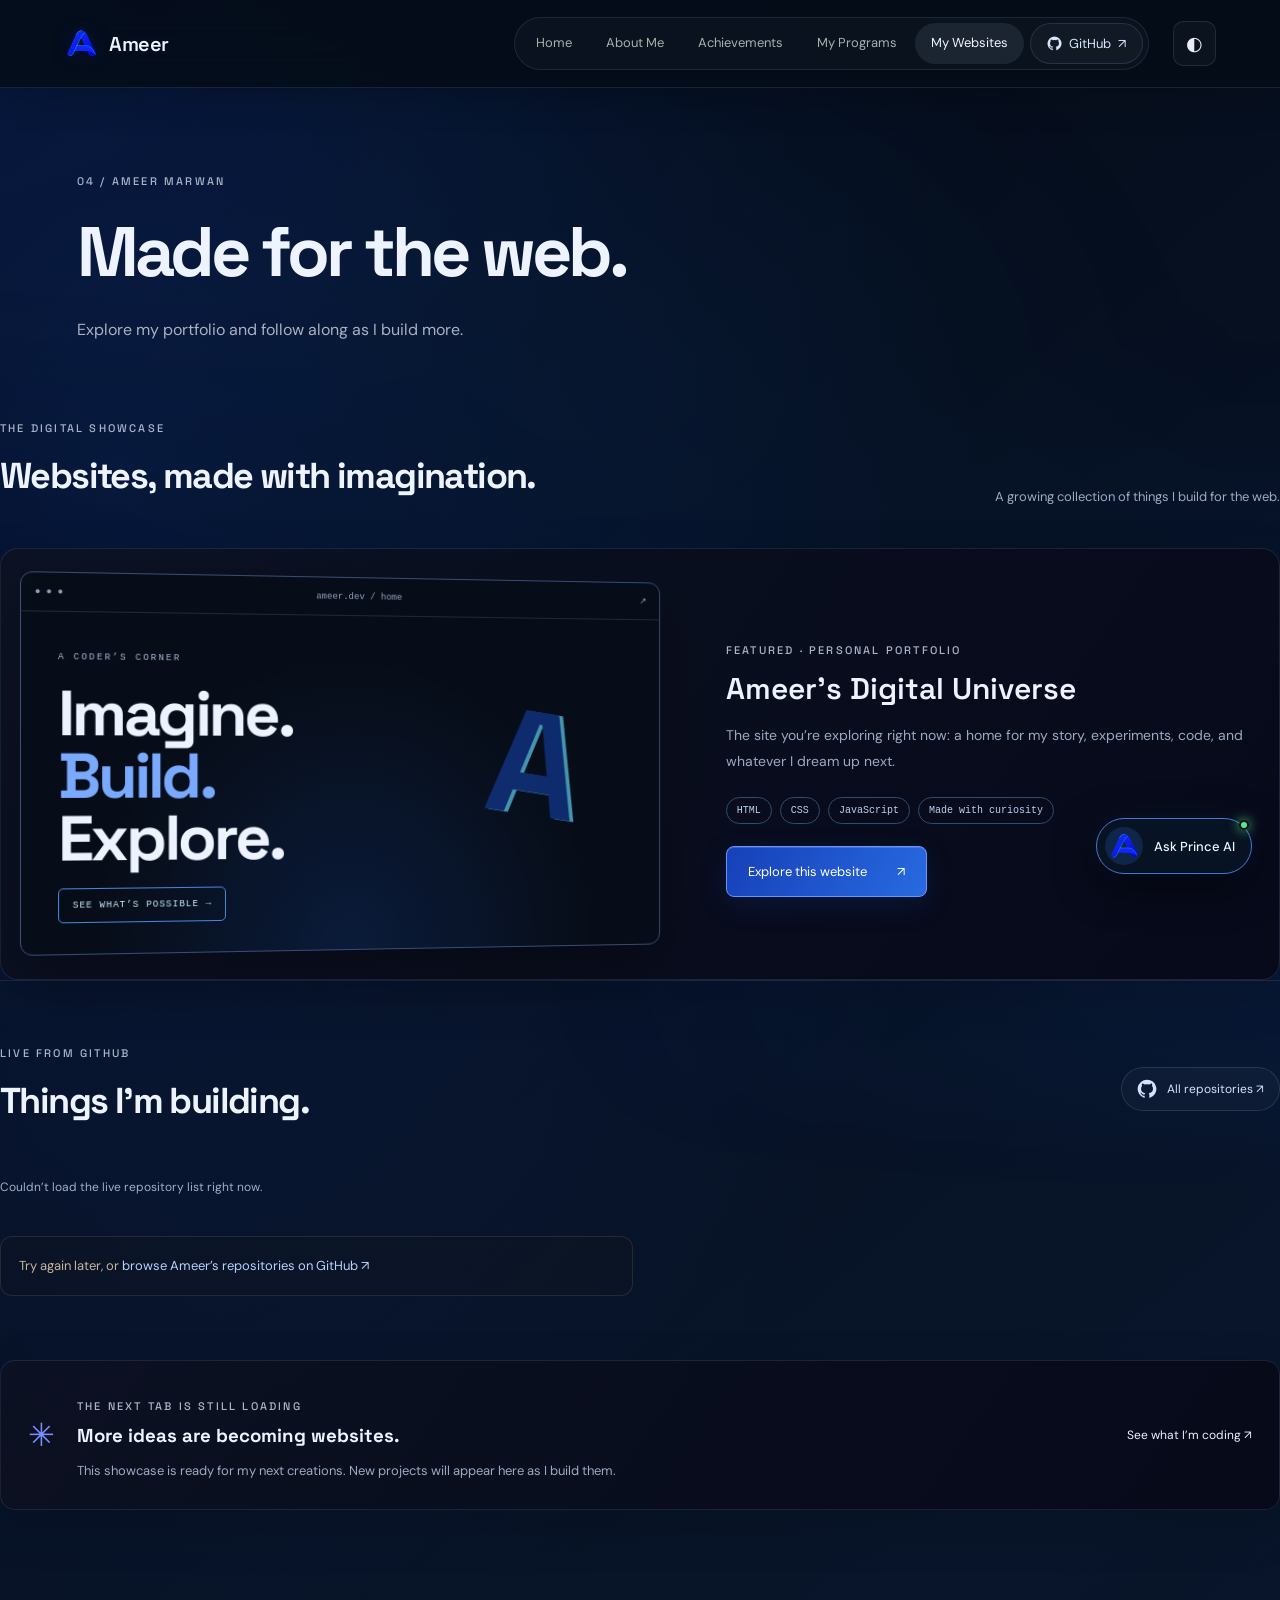
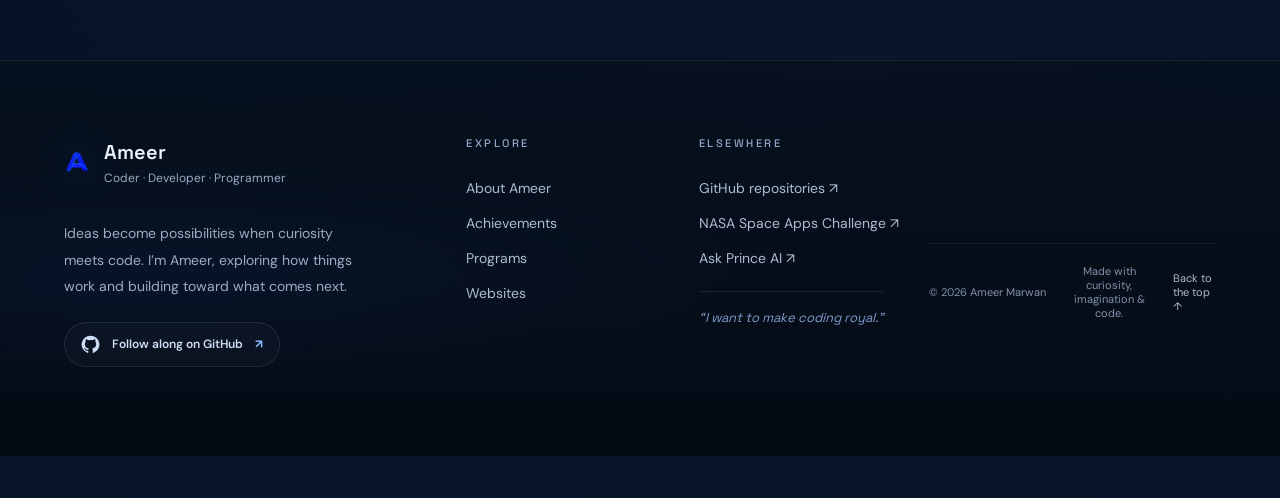
<file: websites.html>
<!DOCTYPE html><html lang="en"><head><meta charset="UTF-8"><meta name="viewport" content="width=device-width,initial-scale=1"><title>Ameer — My Websites</title><meta name="description" content="Meet Ameer Marwan, a coder, developer, and programmer. Follow his coding journey on GitHub."><link rel="icon" href="logo.svg"><link rel="stylesheet" href="style.css"></head><body><div class="scroll-progress" aria-hidden="true"></div><a class="skip-link" href="#main">Skip to content</a><div id="loader" class="loader" role="status" aria-label="Loading Ameer’s website"><div class="loader-mark"><div class="loader-ring"></div><img src="logo.svg" alt="Ameer logo"></div><p>LOADING<span aria-hidden="true">...</span></p></div><header><a class="brand" href="index.html" aria-label="Ameer home"><img src="logo.svg" alt="Ameer logo"><span>Ameer</span></a><div class="header-controls"><button class="theme-toggle" aria-label="Switch color theme" title="Switch color theme">◐</button><button class="menu-toggle" aria-expanded="false" aria-controls="main-nav">Menu <span>☰</span></button></div><nav id="main-nav" aria-label="Main navigation"><a href="index.html">Home</a><a href="about.html">About Me</a><a href="achievements.html">Achievements</a><a href="programs.html">My Programs</a><a href="websites.html" aria-current="page">My Websites</a><a class="nav-github" href="https://github.com/ameer-marwan" target="_blank" rel="noopener noreferrer"><svg class="github-svg" viewBox="0 0 24 24" aria-hidden="true"><path fill="currentColor" d="M12 .8a11.2 11.2 0 0 0-3.54 21.83c.56.1.76-.24.76-.54v-2.1c-3.1.68-3.76-1.31-3.76-1.31-.5-1.3-1.24-1.64-1.24-1.64-1.02-.7.08-.69.08-.69 1.12.08 1.71 1.15 1.71 1.15 1 1.7 2.62 1.21 3.26.93.1-.72.39-1.21.71-1.49-2.48-.28-5.09-1.24-5.09-5.52 0-1.22.44-2.22 1.15-3-.12-.28-.5-1.42.11-2.96 0 0 .94-.3 3.08 1.15a10.7 10.7 0 0 1 5.6 0c2.13-1.45 3.07-1.15 3.07-1.15.61 1.54.23 2.68.12 2.96.72.78 1.15 1.78 1.15 3 0 4.3-2.62 5.23-5.11 5.51.4.35.76 1.03.76 2.08v3.08c0 .3.2.65.77.54A11.2 11.2 0 0 0 12 .8Z"/></svg> GitHub <span aria-hidden="true">↗</span></a></nav></header><main id="main"><section class="page-intro"><p class="eyebrow">04 / AMEER MARWAN</p><h1>Made for the web.</h1><p class="lead">Explore my portfolio and follow along as I build more.</p></section><section class="site-showcase"><div class="showcase-heading"><div><p class="eyebrow">THE DIGITAL SHOWCASE</p><h2>Websites, made with imagination.</h2></div><p class="muted">A growing collection of things I build for the web.</p></div><article class="featured-site"><a class="preview-window preview-link" href="index.html" aria-label="Open Ameer’s homepage preview"><div class="preview-top"><span>● ● ●</span><span>ameer.dev / home</span><span>↗</span></div><div class="preview-content"><span class="preview-kicker">A CODER’S CORNER</span><strong>Imagine.<br><span>Build.</span><br>Explore.</strong><div class="preview-symbol">A</div><span class="preview-button">SEE WHAT’S POSSIBLE →</span></div></a><div class="featured-copy"><p class="eyebrow">FEATURED · PERSONAL PORTFOLIO</p><h3>Ameer’s Digital Universe</h3><p class="muted">The site you’re exploring right now: a home for my story, experiments, code, and whatever I dream up next.</p><div class="tag-row"><span>HTML</span><span>CSS</span><span>JavaScript</span><span>Made with curiosity</span></div><a href="index.html" class="button">Explore this website <span>↗</span></a></div></article><section class="repo-showcase" aria-labelledby="repo-heading"><div class="showcase-heading"><div><p class="eyebrow">LIVE FROM GITHUB</p><h2 id="repo-heading">Things I’m building.</h2></div><a class="repo-profile-link" href="https://github.com/ameer-marwan?tab=repositories" target="_blank" rel="noopener noreferrer"><svg class="github-svg" viewBox="0 0 24 24" aria-hidden="true"><path fill="currentColor" d="M12 .8a11.2 11.2 0 0 0-3.54 21.83c.56.1.76-.24.76-.54v-2.1c-3.1.68-3.76-1.31-3.76-1.31-.5-1.3-1.24-1.64-1.24-1.64-1.02-.7.08-.69.08-.69 1.12.08 1.71 1.15 1.71 1.15 1 1.7 2.62 1.21 3.26.93.1-.72.39-1.21.71-1.49-2.48-.28-5.09-1.24-5.09-5.52 0-1.22.44-2.22 1.15-3-.12-.28-.5-1.42.11-2.96 0 0 .94-.3 3.08 1.15a10.7 10.7 0 0 1 5.6 0c2.13-1.45 3.07-1.15 3.07-1.15.61 1.54.23 2.68.12 2.96.72.78 1.15 1.78 1.15 3 0 4.3-2.62 5.23-5.11 5.51.4.35.76 1.03.76 2.08v3.08c0 .3.2.65.77.54A11.2 11.2 0 0 0 12 .8Z"/></svg> All repositories ↗</a></div><p class="repo-status" id="repo-status" role="status" aria-live="polite"><span class="repo-spinner" aria-hidden="true"></span> Loading Ameer’s public GitHub repositories…</p><div class="repo-grid" id="repo-grid"></div><noscript><p>Enable JavaScript to see the live GitHub project list. <a href="https://github.com/ameer-marwan?tab=repositories">Browse repositories on GitHub ↗</a></p></noscript></section><div class="future-banner"><span class="future-spark">✳</span><div><p class="eyebrow">THE NEXT TAB IS STILL LOADING</p><h3>More ideas are becoming websites.</h3><p class="muted">This showcase is ready for my next creations. New projects will appear here as I build them.</p></div><a href="https://github.com/ameer-marwan?tab=repositories" class="text-link" target="_blank" rel="noopener noreferrer">See what I’m coding ↗</a></div></section></main><footer class="site-footer"><div class="footer-main"><div class="footer-bio"><a class="footer-brand" href="index.html"><img src="logo.svg" alt="Ameer’s A logo"><span><strong>Ameer</strong><small>Coder · Developer · Programmer</small></span></a><p>Ideas become possibilities when curiosity meets code. I’m Ameer, exploring how things work and building toward what comes next.</p><a class="footer-github" href="https://github.com/ameer-marwan" target="_blank" rel="noopener noreferrer" aria-label="Visit Ameer on GitHub"><svg class="github-svg" viewBox="0 0 24 24" aria-hidden="true"><path fill="currentColor" d="M12 .8a11.2 11.2 0 0 0-3.54 21.83c.56.1.76-.24.76-.54v-2.1c-3.1.68-3.76-1.31-3.76-1.31-.5-1.3-1.24-1.64-1.24-1.64-1.02-.7.08-.69.08-.69 1.12.08 1.71 1.15 1.71 1.15 1 1.7 2.62 1.21 3.26.93.1-.72.39-1.21.71-1.49-2.48-.28-5.09-1.24-5.09-5.52 0-1.22.44-2.22 1.15-3-.12-.28-.5-1.42.11-2.96 0 0 .94-.3 3.08 1.15a10.7 10.7 0 0 1 5.6 0c2.13-1.45 3.07-1.15 3.07-1.15.61 1.54.23 2.68.12 2.96.72.78 1.15 1.78 1.15 3 0 4.3-2.62 5.23-5.11 5.51.4.35.76 1.03.76 2.08v3.08c0 .3.2.65.77.54A11.2 11.2 0 0 0 12 .8Z"/></svg><span>Follow along on GitHub</span><b>↗</b></a></div><div class="footer-column"><p class="eyebrow">EXPLORE</p><a href="about.html">About Ameer</a><a href="achievements.html">Achievements</a><a href="programs.html">Programs</a><a href="websites.html">Websites</a></div><div class="footer-column"><p class="eyebrow">ELSEWHERE</p><a href="https://github.com/ameer-marwan" target="_blank" rel="noopener noreferrer">GitHub repositories ↗</a><a href="https://www.spaceappschallenge.org/" target="_blank" rel="noopener noreferrer">NASA Space Apps Challenge ↗</a><a href="index.html#prince-ai">Ask Prince AI ↗</a><span class="footer-quote">“I want to make coding royal.”</span></div></div><div class="footer-bottom"><span>© <span class="footer-year">2026</span> Ameer Marwan</span><span>Made with curiosity, imagination & code.</span><a href="index.html">Back to the top ↑</a></div></footer><button class="back-top" aria-label="Back to top">↑</button><button id="prince-ai" class="prince-launch" aria-label="Ask Prince AI about this website"><img src="logo.svg" alt=""><span>Ask Prince AI</span><i></i></button><section class="prince-panel" aria-label="Prince AI assistant" aria-hidden="true"><div class="prince-head"><img src="logo.svg" alt=""><div><strong>Prince AI</strong><small>Ameer’s website guide</small></div><button class="prince-close" aria-label="Close Prince AI">×</button></div><div class="prince-messages" aria-live="polite"><p class="prince-message bot">Hi! I’m Prince AI. Ask me about Ameer, his projects, or this website.</p></div><div class="prince-suggestions"><button>Who is Ameer?</button><button>What is Prince coding?</button><button>Show me the projects</button></div><form class="prince-form"><label class="sr-only" for="prince-question">Ask Prince AI a question</label><input id="prince-question" autocomplete="off" placeholder="Ask about this website…"><button aria-label="Send question">↑</button></form></section><script src="script.js"></script></body></html>
</file>
<file: style.css>
@import url('https://fonts.googleapis.com/css2?family=DM+Sans:wght@400;500;600;700&family=Space+Grotesk:wght@400;500;600;700&display=swap');
:root{--bg:#080a0f;--panel:#10141e;--text:#f3f4f7;--muted:#969dab;--blue:#4667ff;--cyan:#01e8ff}*{box-sizing:border-box}html{scroll-behavior:smooth;scroll-padding-top:35px}body{margin:0;background:var(--bg);color:var(--text);font:16px 'DM Sans',sans-serif}a{color:inherit;text-decoration:none}button{font:inherit;cursor:pointer}header,main>section,footer{max-width:1280px;margin:auto;padding-left:6%;padding-right:6%}header{height:100px;display:flex;align-items:center;justify-content:space-between;border-bottom:1px solid #222630}.brand{display:flex;gap:12px;align-items:center;font:600 23px 'Space Grotesk',sans-serif}.brand img{width:34px;height:38px}.muted{color:var(--muted)}nav{display:flex;gap:34px;font-size:14px}a:hover{color:var(--cyan)}.hero{display:grid;grid-template-columns:1.15fr 1fr;min-height:690px;align-items:center;padding-top:50px;padding-bottom:70px;gap:22px}.eyebrow{font:500 11px 'Space Grotesk',sans-serif;letter-spacing:2.2px;color:#aab4c9}.dot{display:inline-block;height:7px;width:7px;background:var(--cyan);border-radius:100%;margin-right:8px;box-shadow:0 0 14px #01e8ff70}h1,h2,h3{font-family:'Space Grotesk',sans-serif}h1{font-size:clamp(46px,5.5vw,73px);letter-spacing:-4px;line-height:1.05;margin:27px 0}.blue{color:var(--blue)}.lead{color:#aab1c0;line-height:1.8;font-size:16px}.actions{display:flex;gap:25px;align-items:center;margin-top:30px}.button{background:#3c5cff;color:white;padding:16px 21px;border-radius:5px;font-size:13px;display:inline-flex;gap:30px;justify-content:space-between;border:1px solid #5b76ff;transition:background .2s}.button:hover{background:#2947db;color:white}.text-link{font-size:13px}.code-note{font:11px monospace;color:#747e90;margin-top:42px}.code-note span{color:#424b5d;margin-right:20px}.art{position:relative;min-height:470px;display:flex;align-items:center;justify-content:center;background-image:linear-gradient(#1f29432b 1px,transparent 1px),linear-gradient(90deg,#1f29432b 1px,transparent 1px);background-size:40px 40px;mask-image:linear-gradient(90deg,transparent,#000 10%,#000 90%,transparent)}.art img{width:95%;filter:drop-shadow(0 20px 38px #1229ff33);position:relative;transform:rotate(-5deg)}.orb{position:absolute;inset:15%;border-radius:50%;background:#0a25ff29;filter:blur(50px)}.art-label{position:absolute;font:11px monospace;color:#697da8;z-index:1}.top{top:30px;left:20px}.bottom{bottom:35px;left:30px;letter-spacing:3px;font-size:9px}.coordinate{position:absolute;right:20px;bottom:35px;font:9px monospace;color:#526380}.ticker{border-block:1px solid #222630;display:flex;justify-content:space-evenly;gap:20px;padding:25px 5%;font:500 13px 'Space Grotesk',sans-serif;letter-spacing:2px;color:#a9b0c0}.ticker b{color:var(--blue)}.about{display:grid;grid-template-columns:1fr 1fr;gap:70px;padding-top:100px;padding-bottom:95px}h2{font-size:36px;line-height:1.2;letter-spacing:-1.6px;margin:20px 0}.about-copy{padding-top:17px;font-size:15px;line-height:1.9}.about-copy .text-link{display:inline-block;margin-top:10px;color:#b2beff}.playground{padding-top:40px;padding-bottom:70px}.section-head{display:flex;justify-content:space-between;align-items:end;margin-bottom:30px}.section-head>p{font-size:13px;line-height:1.8;margin-bottom:23px}.experiment{display:grid;grid-template-columns:1.3fr 1fr;border:1px solid #29303f;border-radius:9px;overflow:hidden;background:#0e121c}.editor{border-right:1px solid #29303f}.editor-bar{display:flex;justify-content:space-between;padding:15px 18px;border-bottom:1px solid #29303f;font:10px monospace;color:#8793a8}.lights{color:#52617b;letter-spacing:3px}.code{padding:30px 10px 35px;font:13px/2 monospace;color:#cbd2e2;overflow:auto}.code i{display:inline-block;width:38px;color:#47516a;font-style:normal}.purple{color:#a896ff}.cyan{color:#63dded}.console{padding:32px;display:flex;flex-direction:column;align-items:start;justify-content:space-between}.console #output{font:18px/1.6 'Space Grotesk',sans-serif;min-height:55px}.cursor{color:var(--cyan)}.project-note{display:flex;gap:20px;align-items:center;padding:30px 0;border-bottom:1px solid #252b37}.project-icon{font-size:33px;color:#667fff}.project-note h3{font-size:17px;margin:0 0 7px}.project-note p{font-size:13px;margin:0}.project-note>a{margin-left:auto}.closing{text-align:center;padding-top:60px;padding-bottom:100px}.closing h2{font-size:58px;letter-spacing:-3px;margin-bottom:30px}footer{border-top:1px solid #252b37;display:flex;justify-content:space-between;align-items:center;min-height:110px;color:#8791a5;font-size:11px}footer .brand{font-size:15px;color:white}footer img{width:25px!important}a:focus-visible,button:focus-visible{outline:2px solid var(--cyan);outline-offset:6px}@media(max-width:760px){header{height:80px}nav{gap:18px;font-size:12px}.brand{font-size:19px}.hero{grid-template-columns:1fr;padding-top:35px;padding-bottom:35px;gap:0}h1{letter-spacing:-2.5px;font-size:56px}.art{min-height:330px;max-width:390px;width:100%;margin:auto}.art img{width:85%}.actions{gap:18px}.ticker{font-size:9px;letter-spacing:1px;gap:8px}.ticker span:last-of-type,.ticker b:last-child{display:none}.about{grid-template-columns:1fr;gap:5px;padding-top:60px;padding-bottom:40px}h2{font-size:31px}.section-head{display:block}.section-head>p{margin-bottom:0}.experiment{grid-template-columns:1fr}.editor{border-right:0;border-bottom:1px solid #29303f}.console{min-height:240px}.code{font-size:11px}.project-note{flex-wrap:wrap}.project-note>a{margin-left:53px}.closing h2{font-size:46px}.closing{padding-bottom:65px}footer{gap:15px;flex-wrap:wrap;padding-top:25px;padding-bottom:25px}footer>span{display:none}}@media(prefers-reduced-motion:reduce){html{scroll-behavior:auto}}
nav a[aria-current=page]{color:var(--cyan)}.loader{position:fixed;inset:0;background:#080a0f;z-index:1000;display:flex;flex-direction:column;align-items:center;justify-content:center;pointer-events:none;animation:loader-failsafe 0s 4s forwards;transition:opacity .3s}.loader.loaded{opacity:0}.loader-mark{position:relative;width:150px;height:150px;display:grid;place-items:center}.loader-mark img{width:90px;height:90px}.loader-ring{position:absolute;inset:0;border:2px solid #1f2943;border-top:3px solid var(--cyan);border-right:3px solid var(--blue);border-radius:50%;animation:spin 1s linear infinite;box-shadow:0 0 30px #1635ff22}.loader p{font:10px 'Space Grotesk',sans-serif;letter-spacing:4px;color:#969dab;margin-top:25px}@keyframes spin{to{transform:rotate(360deg)}}@keyframes loader-failsafe{to{visibility:hidden}}.page-intro{padding-top:75px;padding-bottom:20px}.page-intro h1{font-size:clamp(44px,6vw,70px)}.page-directory{padding-top:65px;padding-bottom:85px}.directory-grid{display:grid;grid-template-columns:1fr 1fr;gap:20px;margin-top:35px}.directory-grid>a{padding:30px;border:1px solid #29303f;border-radius:8px;background:#0e121c;transition:border-color .2s}.directory-grid>a:hover{border-color:var(--blue)}.directory-grid h3{font-size:23px;margin:16px 0 10px}.directory-grid p{font-size:14px}.empty-section{padding-top:30px;padding-bottom:100px}.empty-panel{border:1px solid #29303f;border-radius:10px;background:radial-gradient(ellipse at top,#14215255,transparent 65%),#0e121c;padding:65px 25px;text-align:center}.empty-icon{display:block;font-size:44px;color:var(--blue);margin-bottom:25px}.empty-panel p.muted{line-height:1.8;margin-bottom:30px}header{gap:20px}nav{gap:24px;flex-wrap:wrap}main>.about:first-child{padding-top:50px}@media(max-width:760px){header{height:auto;min-height:100px;flex-wrap:wrap;padding-top:18px;padding-bottom:18px;gap:18px}nav{width:100%;gap:17px;font-size:12px;row-gap:14px}.directory-grid{grid-template-columns:1fr}.page-intro{padding-top:45px}.page-intro h1{letter-spacing:-2px}.page-intro .lead{font-size:15px}.empty-panel{padding:45px 20px}.page-directory{padding-top:45px}}@media(prefers-reduced-motion:reduce){.loader-ring{animation:none}.loader{transition:none}}
/* Motion, navigation, and interactive details */
:root{--accent-rgb:70,103,255}body{transition:background .25s,color .25s}.scroll-progress{position:fixed;top:0;left:0;height:3px;width:0;background:linear-gradient(90deg,var(--blue),var(--cyan));z-index:1100;box-shadow:0 0 15px #01e8ff55}header{position:relative;z-index:20}.header-controls{display:flex;align-items:center;gap:10px;margin-left:auto;order:3}.theme-toggle,.menu-toggle{background:#131a2a;color:var(--text);border:1px solid #303a50;border-radius:7px;padding:9px 12px}.theme-toggle{font-size:19px}.menu-toggle{display:none}.skip-link{position:fixed;top:-100px;left:20px;z-index:2000;background:var(--blue);color:white;padding:12px}.skip-link:focus{top:10px}.typing-box{display:flex;gap:12px;align-items:center;max-width:440px;border:1px solid #34456c;background:linear-gradient(120deg,#121c33,#0c1220);padding:16px 17px;border-radius:12px;box-shadow:0 0 40px #233bff14;margin-bottom:6px;min-height:61px;font:15px 'Space Grotesk',sans-serif}.search-symbol{font-size:28px;color:#718eff;line-height:1}.typing-prefix{color:#9aa8c3}.typing-caret{color:var(--cyan);animation:blink 1s steps(2) infinite}.typing-badge{font-size:8px;letter-spacing:1px;color:#8aa2d7;margin-left:auto;border:1px solid #2d3f60;border-radius:4px;padding:6px}.motion-control{background:none;border:0;padding:4px 0;color:#929db5;font-size:10px;cursor:pointer}.hero h1{font-size:clamp(48px,5.4vw,70px)}.hero .lead{font-size:14px}.art{overflow:visible}.floating-chip{position:absolute;font:12px monospace;background:#111a2d;border:1px solid #34466a;border-radius:8px;padding:15px;color:#b8caff;z-index:3;box-shadow:0 12px 35px #0005;animation:float 6s ease-in-out infinite}.chip-one{right:0;top:90px;transform:rotate(5deg)}.chip-two{left:12px;bottom:80px;animation-delay:-3s}.scroll-story{display:grid;grid-template-columns:1fr 1fr;gap:80px;padding-top:100px;padding-bottom:100px}.story-heading{position:sticky;top:70px;align-self:start}.story-heading h2{font-size:clamp(36px,4.5vw,56px)}.story-heading>p.muted{font-size:13px}.story-line{display:block;font-size:40px;color:var(--blue);margin-top:30px}.story-steps{display:grid;gap:35px}.story-steps article{border:1px solid #283750;background:radial-gradient(ellipse at top right,#1b2c5655,transparent 75%),#0e131e;border-radius:16px;padding:35px;min-height:280px;transition:border-color .3s,transform .3s}.story-steps article:hover{border-color:#4865ac;transform:translateY(-4px)}.step-num{font:10px monospace;color:#819aff;letter-spacing:2px}.story-steps h3{font-size:30px;margin:23px 0 14px}.story-steps p{color:#9ca9bf;font-size:14px;line-height:1.8}.idea-visual{font:40px 'Space Grotesk',sans-serif;color:var(--cyan);display:flex;gap:35px;margin-top:25px}.idea-visual span{color:#43547a}.story-steps pre{color:#83d8ff;font:15px/1.9 monospace;padding:20px;background:#080d18;border-radius:9px;border-left:2px solid var(--blue)}.timeline-section{padding-bottom:100px}.timeline{position:relative;margin-top:45px;margin-left:8px;border-left:1px solid #3b507f;padding-left:40px;display:grid;gap:45px}.timeline article{position:relative;max-width:650px}.timeline article:before{content:'';position:absolute;top:4px;left:-46px;width:10px;height:10px;border:1px solid var(--cyan);background:var(--bg);border-radius:50%;box-shadow:0 0 14px #01e8ff33}.timeline-date{font:11px monospace;letter-spacing:2px;color:#849dff}.timeline h3{font-size:25px;margin:14px 0}.timeline p{font-size:15px;color:var(--muted);line-height:1.8}.demo-controls{display:flex;align-items:center;justify-content:space-between;margin-bottom:18px;gap:20px}.demo-controls>div{display:flex;gap:8px}.demo-tab{border:1px solid #344362;background:#101827;color:#a5b3cd;border-radius:6px;padding:10px 14px;font-size:12px}.demo-tab[aria-pressed=true]{background:var(--blue);color:white;border-color:#6d86ff}.color-swatch{display:block;width:100%;height:35px;border-radius:5px;margin-top:12px}.color-swatch[hidden]{display:none}.back-top{position:fixed;bottom:24px;right:24px;z-index:50;width:42px;height:42px;border:1px solid #435980;background:#16213a;color:white;border-radius:50%;font-size:20px;opacity:0;visibility:hidden;transition:opacity .2s}.back-top.visible{opacity:1;visibility:visible}.reveal-ready{opacity:0;transform:translateY(24px);transition:opacity .7s,transform .7s}.reveal-ready.revealed{opacity:1;transform:translateY(0)}.page-directory h2,.section-head h2{max-width:650px}.directory-grid>a{position:relative;overflow:hidden}.directory-grid>a:after{content:'';position:absolute;right:-40px;bottom:-60px;width:150px;height:150px;background:#2e4fff12;border-radius:50%;transition:transform .4s}.directory-grid>a:hover:after{transform:scale(2)}@keyframes blink{50%{opacity:0}}@keyframes float{50%{translate:0 -12px}}body.light{--bg:#eef2fa;--text:#141c30;--muted:#52617c;background:var(--bg);color:var(--text)}.light .typing-box,.light .floating-chip,.light .story-steps article,.light .directory-grid>a,.light .empty-panel,.light .experiment{background:#fff;color:#162240}.light .story-steps p{color:#52617c}.light .typing-prefix,.light .lead{color:#52617c}.light .console #output{color:#162240}.light .editor{background:#101726}.light .art-label,.light .coordinate{color:#4d6596}.light .theme-toggle,.light .menu-toggle{background:white;color:#162240}.light footer .brand{color:#162240}.light header,.light footer,.light .ticker{border-color:#cbd3e2}.light .loader{background:#eef2fa}@media(min-width:761px){header{padding-left:4%;padding-right:4%}nav{gap:20px;font-size:12px}.header-controls{margin-left:0}header .brand{margin-right:auto}}@media(max-width:760px){.header-controls{order:0;margin-left:auto}.menu-toggle{display:block;font-size:12px}header{min-height:80px}header nav{display:flex;gap:16px}.js header nav{display:none}.js header nav.open{display:flex}.hero h1{font-size:54px}.typing-box{font-size:14px}.typing-badge{font-size:7px}.scroll-story{grid-template-columns:1fr;gap:30px;padding-top:60px;padding-bottom:40px}.story-heading{position:static}.story-heading h2 br{display:none}.story-line{display:none}.story-steps article{padding:27px;min-height:0}.demo-controls{align-items:start;flex-direction:column}.demo-tab{padding:9px 12px}.floating-chip{font-size:10px;padding:12px}.chip-one{right:8px;top:65px}.chip-two{bottom:60px}.timeline{padding-left:28px}.timeline article:before{left:-34px}.timeline h3{font-size:22px}.timeline-section{padding-bottom:65px}}@media(prefers-reduced-motion:reduce){*,*:before,*:after{animation:none!important;transition:none!important;scroll-behavior:auto!important}.reveal-ready{opacity:1;transform:none}.loader{display:none}}
/* Moving ambient wallpaper and more tactile controls */
body{position:relative;isolation:isolate;background:linear-gradient(125deg,#080a0f 0%,#0a1020 34%,#080b16 63%,#101027 100%);background-size:240% 240%;animation:wallpaper-drift 32s ease-in-out infinite}body:before{content:"";position:fixed;inset:-25%;z-index:-1;pointer-events:none;background:radial-gradient(ellipse at 18% 24%,#183bff22 0,transparent 34%),radial-gradient(ellipse at 79% 34%,#00d9ff13 0,transparent 30%),radial-gradient(ellipse at 55% 88%,#713cff18 0,transparent 38%);filter:blur(25px);animation:aurora-drift 24s ease-in-out infinite alternate;will-change:transform}.light{background:linear-gradient(125deg,#edf2ff,#e5edfb 45%,#f5edff)!important;background-size:240% 240%!important}.light:before{background:radial-gradient(ellipse at 18% 24%,#738dff35 0,transparent 34%),radial-gradient(ellipse at 79% 34%,#34d8ef25 0,transparent 30%),radial-gradient(ellipse at 55% 88%,#b59aff30 0,transparent 38%)}@keyframes wallpaper-drift{0%,100%{background-position:0% 50%}50%{background-position:100% 50%}}@keyframes aurora-drift{0%{transform:translate3d(-2%,0,0) rotate(-2deg) scale(1)}50%{transform:translate3d(2%,2%,0) rotate(2deg) scale(1.06)}100%{transform:translate3d(-1%,3%,0) rotate(-1deg) scale(1.02)}}.button,.demo-tab,.theme-toggle,.menu-toggle,.back-top{position:relative;overflow:hidden;transition:transform .22s ease,box-shadow .22s ease,border-color .22s ease,background-color .22s ease}.button{border-radius:8px;background:linear-gradient(115deg,#3658f4,#536eff 55%,#4260ef);box-shadow:0 7px 24px #345cff38,inset 0 1px #ffffff38}.button:after{content:"";position:absolute;inset:-60% auto -60% -45%;width:35%;transform:skewX(-22deg);background:linear-gradient(90deg,transparent,#ffffff30,transparent);transition:left .5s ease}.button:hover{transform:translateY(-3px);box-shadow:0 12px 32px #345cff60,inset 0 1px #ffffff55}.button:hover:after{left:130%}.button:active,.demo-tab:active,.theme-toggle:active{transform:translateY(1px) scale(.98)}.demo-tab{border-radius:9px;box-shadow:inset 0 1px #ffffff0b}.demo-tab:hover{transform:translateY(-2px);border-color:#748bff;box-shadow:0 7px 22px #213b853b}.demo-tab[aria-pressed=true]{box-shadow:0 5px 18px #4667ff55,inset 0 1px #ffffff33}.theme-toggle,.menu-toggle{border-radius:10px}.theme-toggle:hover,.menu-toggle:hover{transform:translateY(-2px);border-color:#657cff;box-shadow:0 7px 22px #345cff30}.directory-grid>a,.story-steps article,.empty-panel,.experiment,.project-note{box-shadow:0 14px 50px #00000018;backdrop-filter:blur(9px)}.directory-grid>a{transition:transform .3s,border-color .3s,box-shadow .3s}.directory-grid>a:hover{transform:translateY(-5px);box-shadow:0 20px 45px #223cff20}.art img{animation:logo-float 7s ease-in-out infinite alternate}.orb{animation:orb-pulse 9s ease-in-out infinite alternate}.ticker{position:relative}.closing .button{margin-top:8px}.text-link{display:inline-block;transition:transform .2s,color .2s}.text-link:hover{transform:translateX(4px)}.back-top{box-shadow:0 8px 25px #0007;backdrop-filter:blur(12px)}.back-top:hover{transform:translateY(-4px);box-shadow:0 12px 32px #4667ff44}@keyframes logo-float{from{translate:0 0}to{translate:0 -10px}}@keyframes orb-pulse{from{opacity:.65;scale:.92}to{opacity:1;scale:1.08}}@media(max-width:760px){body:before{inset:-10%;filter:blur(35px);animation-duration:32s}.art img{animation-duration:9s}.button{min-height:48px}.demo-tab{min-height:42px}}@media(prefers-reduced-motion:reduce){body{animation:none;background-position:50% 50%}body:before,.art img,.orb{animation:none!important}.button:after{display:none}.button,.demo-tab,.theme-toggle,.menu-toggle,.back-top,.directory-grid>a,.text-link{transition:none}}
.royal-intro{display:grid;grid-template-columns:0.85fr 1.15fr;align-items:center;gap:50px;min-height:390px;margin-top:15px;margin-bottom:35px;border:1px solid #263659;border-radius:20px;padding:30px 8%;background:radial-gradient(ellipse at 22% 50%,#1838ff20,transparent 48%),linear-gradient(120deg,#11182a99,#0a0d18dd);overflow:hidden}.royal-copy .royal-quote{font:600 clamp(23px,3vw,38px)/1.25 'Space Grotesk',sans-serif;letter-spacing:-1px;margin:18px 0}.royal-copy .muted{font-size:14px;line-height:1.8;max-width:460px}.tech-orbit{height:300px;width:300px;position:relative;display:grid;place-items:center;justify-self:center}.orbit{position:absolute;border:1px solid #4768ff75;border-radius:50%;inset:20px;box-shadow:0 0 35px #355bff16,inset 0 0 30px #355bff11}.orbit-a{animation:orbit-spin 22s linear infinite}.orbit-b{inset:47px;border-color:#01e8ff65;animation:orbit-spin 15s linear infinite reverse}.orbit-core{width:110px;height:110px;display:grid;place-items:center;border-radius:30px;transform:rotate(-10deg);background:linear-gradient(140deg,#1639ff,#0308a8);border:1px solid #00e8ff;box-shadow:0 0 65px #2748ff66, inset 0 1px #ffffff55;font:700 80px 'Space Grotesk',sans-serif;color:#00efff;text-shadow:0 0 24px #00eaff}.orbit-node{position:absolute;width:43px;height:43px;display:grid;place-items:center;border:1px solid #456cff;border-radius:12px;background:#111a30;color:#76efff;font:13px monospace;box-shadow:0 0 25px #2950ff44;animation:node-float 4s ease-in-out infinite}.node-a{top:22px;left:60px}.node-b{right:24px;top:116px;animation-delay:-1s}.node-c{bottom:18px;left:110px;animation-delay:-2s}.challenge-card{max-width:1120px;margin:20px auto 95px;padding:36px;display:grid;grid-template-columns:auto 1fr auto;gap:25px;align-items:center;border:1px solid #2d4776;border-radius:18px;background:radial-gradient(ellipse at 100% 0%,#183dff26,transparent 52%),linear-gradient(115deg,#111827,#0d1220);box-shadow:0 20px 65px #0003}.challenge-icon{font-size:42px;color:#72a0ff;text-shadow:0 0 28px #3566ff}.challenge-card h2{font-size:25px;margin:12px 0}.challenge-card p.muted{line-height:1.8;font-size:14px;max-width:680px}.challenge-year{font:700 35px 'Space Grotesk',sans-serif;color:#607cff55}.achievement-card{margin-top:36px}.site-showcase{padding:30px 0 100px}.showcase-heading{display:flex;align-items:end;justify-content:space-between;gap:25px;margin-bottom:30px}.showcase-heading h2{max-width:580px}.showcase-heading>p{font-size:13px}.featured-site{display:grid;grid-template-columns:1.1fr .9fr;align-items:center;gap:55px;border:1px solid #2a395a;border-radius:18px;padding:28px;background:radial-gradient(ellipse at 15% 30%,#203aff1c,transparent 50%),#0d111c}.preview-window{min-height:360px;border:1px solid #405079;border-radius:12px;overflow:hidden;background:radial-gradient(ellipse at 50% 100%,#133aff30,transparent 55%),#080b14;box-shadow:0 24px 65px #0005;transform:perspective(900px) rotateY(5deg);transition:transform .5s}.featured-site:hover .preview-window{transform:perspective(900px) rotateY(0) translateY(-4px)}.preview-top{height:38px;display:flex;align-items:center;justify-content:space-between;padding:0 13px;border-bottom:1px solid #20283a;color:#91a0ba;font:9px monospace}.preview-content{position:relative;padding:30px 35px}.preview-kicker{font:9px monospace;letter-spacing:2px;color:#a8b8d8}.preview-content strong{display:block;font:700 clamp(36px,5vw,62px)/.98 'Space Grotesk',sans-serif;letter-spacing:-3px;margin:18px 0}.preview-content strong span{color:#5575ff}.preview-symbol{position:absolute;right:13%;top:52px;font:700 150px 'Space Grotesk',sans-serif;color:#061bd6;text-shadow:4px 0 #00eaff;opacity:.65;transform:rotate(9deg)}.preview-button{display:inline-block;padding:11px 13px;border:1px solid #4265ff;border-radius:5px;color:#c8d5ff;font:9px monospace;letter-spacing:1px}.featured-copy h3{font:600 30px 'Space Grotesk',sans-serif;margin:12px 0}.featured-copy>p.muted{font-size:14px;line-height:1.9}.tag-row{display:flex;flex-wrap:wrap;gap:8px;margin:22px 0}.tag-row span{border:1px solid #303f60;border-radius:99px;padding:7px 10px;font:10px monospace;color:#abbce0}.future-banner{display:grid;grid-template-columns:auto 1fr auto;align-items:center;gap:22px;margin-top:26px;padding:27px;border:1px solid #283650;border-radius:15px;background:linear-gradient(100deg,#121a2b,#0e121d)}.future-spark{font-size:32px;color:#788fff}.future-banner h3{margin:9px 0}.future-banner p.muted{font-size:13px;line-height:1.7;margin-bottom:0}.future-banner>.text-link{font-size:12px}@keyframes orbit-spin{to{transform:rotate(360deg)}}@keyframes node-float{50%{translate:0 -9px}}@media(max-width:760px){.royal-intro{grid-template-columns:1fr;gap:15px;padding:28px 22px;margin-top:5px}.tech-orbit{height:230px;width:230px;order:2}.orbit-core{height:86px;width:86px;font-size:64px}.orbit-node{width:36px;height:36px}.orbit-a{inset:10px}.orbit-b{inset:33px}.node-a{top:8px;left:42px}.node-b{right:8px;top:86px}.node-c{bottom:8px;left:85px}.royal-copy .royal-quote{font-size:27px}.challenge-card{margin:20px 6% 60px;padding:25px;grid-template-columns:auto 1fr;gap:15px}.challenge-year{display:none}.challenge-card h2{font-size:21px}.showcase-heading{display:block}.featured-site{grid-template-columns:1fr;gap:27px;padding:16px}.preview-window{min-height:300px;transform:none}.preview-content{padding:25px}.preview-symbol{right:8%;font-size:120px}.featured-copy h3{font-size:25px}.future-banner{grid-template-columns:auto 1fr;gap:14px;padding:21px}.future-banner>.text-link{grid-column:2}.site-showcase{padding-bottom:65px}}@media(prefers-reduced-motion:reduce){.orbit-a,.orbit-b,.orbit-node{animation:none!important}.featured-site:hover .preview-window{transform:none}}
/* Ameer identity and GitHub links */
.brand{position:relative;gap:11px;font-size:25px;letter-spacing:-.8px;animation:brand-arrive .85s cubic-bezier(.2,.8,.2,1) both}.brand img{width:39px;height:42px;filter:drop-shadow(0 0 11px #3155ff55);transition:transform .35s,filter .35s}.brand:hover img{transform:rotate(-9deg) scale(1.12);filter:drop-shadow(0 0 15px #00e8ff99)}.brand>span{color:var(--text)}.github-cta{display:inline-flex;align-items:center;gap:13px;margin-top:24px;padding:13px 16px;border:1px solid #35476b;border-radius:11px;background:linear-gradient(110deg,#121a2a,#0d1220);box-shadow:0 8px 26px #0003;transition:transform .25s,border-color .25s,box-shadow .25s}.github-cta:hover{transform:translateY(-3px);border-color:#6987ff;box-shadow:0 12px 30px #3355ff33}.github-cta .github-mark{font-size:24px;color:#a9bfff}.github-cta strong,.github-cta small{display:block}.github-cta strong{font:600 12px 'Space Grotesk',sans-serif}.github-cta small{font:10px monospace;color:#8794ad;margin-top:4px}.github-arrow{color:var(--cyan);margin-left:10px}.footer-github{display:inline-flex;align-items:center;gap:8px;color:#b8c7ee;border:1px solid #35476b;border-radius:7px;padding:9px 12px;transition:background .2s,border-color .2s}.footer-github:hover{background:#17223a;border-color:#6684ff}.footer-github .github-mark{font-size:17px}.light .github-cta{background:#fff;border-color:#cbd5eb}.light .github-cta strong{color:#17213a}.light .footer-github{color:#263656;border-color:#c5cfe1}@keyframes brand-arrive{from{opacity:0;transform:translateY(-9px)}to{opacity:1;transform:translateY(0)}}@media(max-width:760px){.brand{font-size:22px}.brand img{width:34px;height:38px}.github-cta{margin-top:16px}footer .footer-github{order:3}}@media(prefers-reduced-motion:reduce){.brand{animation:none}.brand img,.github-cta,.footer-github{transition:none}}
/* Unified blue portfolio theme; legacy green palette remapped to blue tones. */
:root{--bg:#040514;--text:#edf0f5;--muted:#9aaca0;--blue:#7298dc;--cyan:#a2c3f7}body{background:radial-gradient(ellipse at 8% 18%,#081e7c28,transparent 33%),radial-gradient(ellipse at 90% 56%,#0b17651c,transparent 34%),linear-gradient(145deg,#030512,#060918 48%,#030411);background-size:160% 160%;animation:blue-breathe 28s ease-in-out infinite;color:var(--text)}body:before{background:radial-gradient(ellipse at 4% 20%,#0032d822 0,transparent 35%),radial-gradient(ellipse at 92% 83%,#0023bc15 0,transparent 38%),radial-gradient(ellipse at 50% 40%,#0d164b12 0,transparent 45%);filter:blur(48px);opacity:.75}header{position:sticky;top:0;height:84px;padding-left:4%;padding-right:4%;background:#030412e8;backdrop-filter:blur(18px);border-bottom:1px solid #b2c7ff1b;box-shadow:0 8px 35px #00000022;gap:22px}.brand{font-size:19px;letter-spacing:-.4px;margin-right:auto}.brand img{width:34px;height:37px;filter:drop-shadow(0 0 10px #0427d82c)}nav{order:2;gap:4px;padding:6px;border:1px solid #ffffff13;border-radius:99px;background:#ffffff06}nav a{padding:11px 17px;border-radius:99px;color:#a5b3aa;font-size:13px;transition:background .2s,color .2s}nav a:hover,nav a[aria-current=page]{background:#ffffff12;color:#f2f7ff}.header-controls{order:3;margin-left:10px}.theme-toggle,.menu-toggle{background:#ffffff08;border-color:#ffffff1a;color:#eaedf4}.hero{min-height:620px}.hero h1{font-size:clamp(48px,5.2vw,68px);letter-spacing:-3px}.blue{color:#81a6ec}.button{background:linear-gradient(120deg,#091b6b,#102ca4);border:1px solid #5479d6;box-shadow:0 8px 28px #0021a82b,inset 0 1px #ffffff28}.button:hover{background:linear-gradient(120deg,#0b2283,#112eb9);box-shadow:0 12px 32px #0021a84a}.typing-box,.github-cta,.story-steps article,.directory-grid>a,.experiment,.featured-site,.challenge-card,.future-banner{background:linear-gradient(125deg,#0d1121d9,#070918f0);border-color:#9cb6e920;box-shadow:0 16px 50px #00000022}.typing-box{border-radius:99px}.github-cta{border-radius:99px}.royal-intro{background:radial-gradient(ellipse at 22% 50%,#0028a816,transparent 48%),linear-gradient(120deg,#0b0e1b,#060814);border-color:#99b4e924}.orbit{border-color:#648bd944;box-shadow:0 0 35px #0033b812,inset 0 0 30px #0033b80a}.orbit-b{border-color:#b2c8f055}.orbit-core{background:linear-gradient(140deg,#08217a,#031140);border-color:#7fa8f6;color:#c2d8ff;box-shadow:0 0 65px #0028bd40,inset 0 1px #ffffff55;text-shadow:0 0 24px #77a6f6}.orbit-node{border-color:#3b548a;background:#101425;color:#b5cef7;box-shadow:0 0 25px #143ca82b}.challenge-card{background:radial-gradient(ellipse at 100% 0%,#0b288e22,transparent 52%),linear-gradient(115deg,#0d1121,#070a16);border-color:#95b5e92b}.challenge-icon{color:#87ace9;text-shadow:0 0 28px #1c47b355}.challenge-year{color:#7a9ee355}.tag-row span{border-color:#313c55;color:#bac3d4}.preview-window{background:radial-gradient(ellipse at 50% 100%,#05207b27,transparent 55%),#060811;border-color:#323c53}.preview-content strong span{color:#799cdd}.preview-symbol{color:#071b56;text-shadow:4px 0 #658ddc}.preview-button{border-color:#4c6daa;color:#d1ddf2}.ticker,.about,footer{border-color:#b6c9e91c}.ticker{color:#9ea6b5}.ticker b{color:#769adb}.footer-github{border-color:#9db9e928;color:#d1d8e6}.footer-github:hover{background:#101526;border-color:#6389cd}.back-top{background:#070a17;border-color:#4a77c4;color:#d4e2f9}.story-steps article:hover{border-color:#4c6b9e}.directory-grid>a:hover{border-color:#688dc7;box-shadow:0 20px 45px #002caa20}.demo-tab{background:#0e1321;border-color:#313b52;color:#b8c1cf}.demo-tab[aria-pressed=true]{background:#102875;border-color:#628acb;box-shadow:0 5px 18px #14318744}.editor-bar{border-color:#20283a}.editor{border-color:#20283a}.experiment{border-color:#273144}.code .cyan{color:#91b1e7}.console #output{color:#e0e8f5}.about-copy .text-link{color:#b6cbed}.closing .blue{color:#82a6e5}footer .brand{color:var(--text)}.loader{background:#040514}.loader-ring{border-color:#21293c;border-top-color:#85aced;border-right-color:#143195}.art{background-image:linear-gradient(#9ebae90a 1px,transparent 1px),linear-gradient(90deg,#9ebae90a 1px,transparent 1px)}.orb{background:#082da820}.light{--bg:#eff3f8;--text:#141825;--muted:#5f7464;background:linear-gradient(125deg,#f2f6fa,#e7edf5,#f5f9fb)!important}.light:before{background:radial-gradient(ellipse at 18% 24%,#779ddc35 0,transparent 34%),radial-gradient(ellipse at 79% 34%,#6a8cdd20 0,transparent 30%)}.light header{background:#f0f8faed;border-color:#1d376a20}.light nav{background:#e4eaf2;border-color:#d2dae5}.light nav a{color:#535b6b}.light nav a:hover,.light nav a[aria-current=page]{background:#d6deeb;color:#141f3b}.light .typing-box,.light .github-cta,.light .story-steps article,.light .directory-grid>a,.light .empty-panel,.light .experiment,.light .royal-intro,.light .featured-site,.light .challenge-card,.light .future-banner{background:#fff;border-color:#d4dce8}.light .theme-toggle,.light .menu-toggle{background:#fff;color:#262e3a;border-color:#d1d8e1}.light .brand>span,.light footer .brand{color:#141825}.light .footer-github{color:#253043;border-color:#c7d1df}.light .loader{background:#eff3f8}.light .orbit-node{background:#eff3f8;color:#172e68}.light .orbit-core{color:#d6e4ff}.light .demo-tab{background:#f3f6fa;color:#39455a;border-color:#c9d2df}.light .demo-tab[aria-pressed=true]{background:#132c80;color:white}.light .preview-window{background:#f7f9fc}.light .preview-content strong{color:#191f33}.light .preview-content strong span{color:#153790}.light .preview-kicker{color:#3d4b63}.light .preview-button{color:#173265}.light .story-steps p,.light .timeline p{color:#535b6b}.light .console #output{color:#191f33}.light .editor{background:#101320}.light .back-top{background:#fff;color:#182a55;border-color:#7a96bb}@keyframes blue-breathe{0%,100%{background-position:0% 30%}50%{background-position:100% 70%}}@media(max-width:900px){header{height:auto;min-height:78px;flex-wrap:wrap;padding-top:13px;padding-bottom:13px}header nav{order:4;width:100%;justify-content:center;overflow-x:auto}nav a{padding:10px 13px;white-space:nowrap}.header-controls{order:3}.brand{order:1}}@media(max-width:600px){header nav{justify-content:flex-start;border-radius:15px}nav a{padding:9px 12px;font-size:12px}.header-controls{margin-left:0}.brand{font-size:18px}}@media(prefers-reduced-motion:reduce){body{animation:none}body:before{animation:none}}
/* Blue edition of the portfolio atmosphere */
:root{--bg:#071020;--text:#edf3ff;--muted:#9aa9c2;--blue:#6688ff;--cyan:#77eaff}body{background:radial-gradient(ellipse at 8% 18%,#1648d828,transparent 33%),radial-gradient(ellipse at 90% 56%,#1264df1c,transparent 34%),linear-gradient(145deg,#050b18,#07152a 48%,#050b19);background-size:160% 160%}.light{--bg:#eff4ff;--text:#14213b;--muted:#586984;background:linear-gradient(125deg,#f2f6ff,#e7eeff,#f5f8ff)!important}.light:before{background:radial-gradient(ellipse at 18% 24%,#779bff35 0,transparent 34%),radial-gradient(ellipse at 79% 34%,#58c8ff20 0,transparent 30%)}body:before{background:radial-gradient(ellipse at 4% 20%,#095de022 0,transparent 35%),radial-gradient(ellipse at 92% 83%,#126bdb15 0,transparent 38%),radial-gradient(ellipse at 50% 40%,#15478912 0,transparent 45%)}header{border-color:#b2caff1b}nav a:hover,nav a[aria-current=page]{color:#f2f7ff}.button{background:linear-gradient(120deg,#1640b8,#286ae1);border-color:#6596ff;box-shadow:0 8px 28px #1554c42b,inset 0 1px #ffffff28}.button:hover{background:linear-gradient(120deg,#1d54d2,#3583f5);box-shadow:0 12px 32px #236de54a}.typing-box,.github-cta,.story-steps article,.directory-grid>a,.experiment,.featured-site,.challenge-card,.future-banner{border-color:#9cbcff20}.royal-intro{background:radial-gradient(ellipse at 22% 50%,#164dbb1b,transparent 48%),linear-gradient(120deg,#0d182b,#071120);border-color:#99baff24}.orbit{border-color:#6b91ff55;box-shadow:0 0 35px #2363e516,inset 0 0 30px #2363e510}.orbit-b{border-color:#77eaff66}.orbit-core{background:linear-gradient(140deg,#164cc9,#071e75);border-color:#77eaff;color:#c3f7ff;box-shadow:0 0 65px #2068ec48,inset 0 1px #ffffff55;text-shadow:0 0 24px #77eaff}.orbit-node{border-color:#4676c7;background:#101d36;color:#b5eaff;box-shadow:0 0 25px #2466ce30}.challenge-card{background:radial-gradient(ellipse at 100% 0%,#1857c426,transparent 52%),linear-gradient(115deg,#0e1c32,#081321);border-color:#95b8e92b}.challenge-icon{color:#87baff;text-shadow:0 0 28px #1c68d855}.challenge-year{color:#7aa9ff55}.tag-row span{border-color:#304c75;color:#bdd0ed}.preview-window{background:radial-gradient(ellipse at 50% 100%,#1554c333,transparent 55%),#070d18;border-color:#354e77}.preview-content strong span{color:#79aaff}.preview-symbol{color:#133c9b;text-shadow:4px 0 #65ddff}.preview-button{border-color:#4c85da;color:#d1edff}.ticker b{color:#76a9ff}.footer-github{border-color:#9dbce928;color:#d1e0f6}.footer-github:hover{background:#10213d;border-color:#63a0ff}.back-top{border-color:#5495ff}.story-steps article:hover{border-color:#5389da}.directory-grid>a:hover{border-color:#68a9ff;box-shadow:0 20px 45px #1469d720}.demo-tab[aria-pressed=true]{background:#1755a9;border-color:#62adff;box-shadow:0 5px 18px #1487e044}.loader-ring{border-top-color:#85c8ff;border-right-color:#2776dd}.light header{background:#f2f7ffed;border-color:#1d4c9a20}.light nav a:hover,.light nav a[aria-current=page]{background:#dce8ff;color:#163d7c}.light .theme-toggle,.light .menu-toggle{border-color:#d1dced}.light .orbit-node{color:#1760a0}.light .orbit-core{color:#d6f7ff}.light .demo-tab[aria-pressed=true]{background:#1765bd}.light .preview-content strong span{color:#1876d2}.light .back-top{color:#1855a0;border-color:#7aa9e8}
/* Prince AI website guide */
.sr-only{position:absolute;width:1px;height:1px;padding:0;margin:-1px;overflow:hidden;clip:rect(0,0,0,0);white-space:nowrap;border:0}.prince-launch,.prince-mini{position:fixed;right:28px;bottom:26px;z-index:70;display:flex;align-items:center;gap:11px;padding:8px 16px 8px 8px;border:1px solid #4977d8;border-radius:99px;background:#071222;color:#f0f6ff;box-shadow:0 12px 40px #0008,0 0 25px #2268c522;font:500 13px 'DM Sans',sans-serif;cursor:pointer;transition:transform .25s,box-shadow .25s}.prince-launch:hover,.prince-mini:hover{transform:translateY(-4px);box-shadow:0 16px 45px #0009,0 0 30px #2268c555}.prince-launch img,.prince-mini img,.prince-head img{width:38px;height:38px;object-fit:contain;padding:3px;border-radius:50%;background:#10254a}.prince-launch i,.prince-mini i{position:absolute;right:2px;top:1px;width:10px;height:10px;border-radius:50%;background:#58e989;border:2px solid #071222;box-shadow:0 0 12px #58e989}.prince-mini{z-index:69;right:25px;text-decoration:none}.prince-panel{position:fixed;z-index:75;right:28px;bottom:92px;width:min(390px,calc(100vw - 30px));height:min(560px,calc(100dvh - 125px));display:flex;flex-direction:column;overflow:hidden;border:1px solid #395d9c;border-radius:20px;background:linear-gradient(155deg,#0c1930,#07101e 70%);box-shadow:0 25px 90px #000b,0 0 50px #205cca24;opacity:0;visibility:hidden;transform:translateY(14px) scale(.97);transform-origin:bottom right;transition:opacity .25s,transform .25s,visibility .25s}.prince-panel.open{opacity:1;visibility:visible;transform:translateY(0) scale(1)}.prince-head{display:flex;align-items:center;gap:12px;padding:17px;border-bottom:1px solid #ffffff15;background:#ffffff05}.prince-head>div{display:grid;gap:4px}.prince-head strong{font:600 14px 'Space Grotesk',sans-serif}.prince-head small{font-size:10px;color:#9bacc9}.prince-close{margin-left:auto;border:0;background:transparent;color:#cfddf7;font-size:25px;cursor:pointer}.prince-messages{flex:1;overflow-y:auto;padding:18px;display:flex;flex-direction:column;gap:12px}.prince-message{max-width:92%;margin:0;padding:12px 14px;border-radius:14px;font-size:13px;line-height:1.65;white-space:pre-line}.prince-message.bot{align-self:flex-start;border:1px solid #2c4266;background:#101e34;color:#dce8fa;border-bottom-left-radius:4px}.prince-message.user{align-self:flex-end;background:linear-gradient(120deg,#1745a3,#286ed0);color:white;border-bottom-right-radius:4px}.prince-suggestions{display:flex;gap:7px;padding:0 14px 12px;overflow:auto}.prince-suggestions button{white-space:nowrap;border:1px solid #395680;border-radius:99px;padding:8px 10px;background:#0e1c30;color:#bed2f3;font-size:10px;cursor:pointer}.prince-suggestions button:hover{border-color:#69a0ff;background:#122747}.prince-form{display:flex;gap:8px;padding:12px;border-top:1px solid #ffffff17}.prince-form input{min-width:0;flex:1;border:1px solid #31486f;border-radius:99px;padding:12px 15px;background:#081323;color:#edf5ff;font:13px 'DM Sans',sans-serif;outline:none}.prince-form input:focus{border-color:#70aaff;box-shadow:0 0 0 3px #4789ff22}.prince-form>button{width:42px;height:42px;border:0;border-radius:50%;background:#2868cc;color:white;font-size:20px;cursor:pointer}.light .prince-launch,.light .prince-mini{background:#f9fbff;color:#14213b;border-color:#b7c9e8}.light .prince-panel{background:linear-gradient(155deg,#f7faff,#eaf1fc);border-color:#bfd0ec}.light .prince-head{border-color:#d6e0ef}.light .prince-head strong{color:#162743}.light .prince-head small{color:#5d708e}.light .prince-close{color:#304768}.light .prince-message.bot{background:#fff;border-color:#d3dfef;color:#243650}.light .prince-suggestions button{background:#f8fbff;color:#315274;border-color:#c7d6ea}.light .prince-form{border-color:#d6e0ef}.light .prince-form input{background:#fff;color:#172a47;border-color:#c5d5ea}.light .prince-launch i,.light .prince-mini i{border-color:#fff}@media(max-width:600px){.prince-launch{right:14px;bottom:14px}.prince-mini{right:14px;bottom:14px}.prince-panel{right:12px;bottom:78px;width:calc(100vw - 24px);height:min(540px,calc(100dvh - 100px))}}
.github-svg{display:block;width:20px;height:20px;flex:0 0 auto;color:currentColor}.github-cta .github-svg{width:25px;height:25px}.footer-github .github-svg{width:19px;height:19px}.footer-github{font-weight:600}.footer-github:hover .github-svg,.github-cta:hover .github-svg{transform:rotate(-8deg) scale(1.1)}.github-svg{transition:transform .2s}.preview-link{display:block;color:inherit;text-decoration:none;cursor:pointer}.preview-link:focus-visible{outline:2px solid #77eaff;outline-offset:5px}.preview-link:hover .preview-button{background:#1b62b7;color:white}.featured-site:hover .preview-window{box-shadow:0 26px 80px #176de344}.prince-launch{animation:assistant-bob 5s ease-in-out infinite}.prince-launch img{animation:assistant-glow 3s ease-in-out infinite alternate}.prince-panel.open{animation:panel-arrive .3s cubic-bezier(.2,.8,.2,1) both}.prince-message{animation:message-in .22s ease-out both}.orbit-node:hover{scale:1.1;background:#17335f}@keyframes assistant-bob{0%,100%{translate:0 0}50%{translate:0 -5px}}@keyframes assistant-glow{to{box-shadow:0 0 18px #428cff77}}@keyframes panel-arrive{from{filter:blur(5px)}to{filter:blur(0)}}@keyframes message-in{from{opacity:0;translate:0 6px}to{opacity:1;translate:0 0}}@media(prefers-reduced-motion:reduce){.prince-launch,.prince-launch img{animation:none}.prince-message{animation:none}}
.site-search{display:flex;align-items:center;gap:12px;max-width:560px;margin:26px 0 8px;padding:13px 16px;border:1px solid #416bad;border-radius:14px;background:#09172be0;box-shadow:0 12px 36px #0003;transition:border-color .2s,box-shadow .2s}.site-search:focus-within{border-color:#7bbaff;box-shadow:0 0 0 4px #438fff20,0 15px 40px #0003}.site-search>span{font-size:25px;color:#91c5ff}.site-search input{flex:1;min-width:0;border:0;outline:0;background:transparent;color:#eff6ff;font:14px 'DM Sans',sans-serif}.site-search input::placeholder{color:#8c9eb8}.site-search kbd{padding:4px 7px;border:1px solid #365070;border-radius:5px;color:#a8bbd8;font:11px monospace}.search-status{min-height:18px;color:#92a7c6;font-size:11px}.directory-grid>a[hidden]{display:none}.directory-grid>a{transform-origin:center}.directory-grid>a.search-match{animation:match-pop .3s ease-out}@keyframes match-pop{from{scale:.97;opacity:.65}to{scale:1;opacity:1}}.light .site-search{background:#fff;border-color:#c1d4ed}.light .site-search input{color:#172a47}.light .site-search input::placeholder{color:#70819b}.light .site-search kbd{border-color:#d3dfef;color:#526a8b}
/* Editorial portfolio finish: generous canvas, royal blue light, and a complete footer */
:root{--bg:#060c18;--text:#edf3ff;--muted:#9baac2;--blue:#6486ff;--cyan:#78e8ff}body{background:radial-gradient(ellipse at 6% 15%,#114cd529,transparent 34%),radial-gradient(ellipse at 94% 78%,#1838a61e,transparent 36%),linear-gradient(140deg,#050a15,#08152a 50%,#050b18);background-size:150% 150%}body:before{background:radial-gradient(ellipse at 7% 20%,#1765ff25,transparent 35%),radial-gradient(ellipse at 92% 85%,#185eff1b,transparent 38%),radial-gradient(ellipse at 48% 45%,#196fae12,transparent 45%)}header{height:88px;padding-inline:5%;display:flex;align-items:center;gap:24px;background:#050d19e8;border-bottom-color:#9dbbff20;box-shadow:0 12px 35px #0003}header .brand{margin-right:auto;font-size:20px}header nav{order:2;display:flex;width:auto;gap:2px;padding:5px;border:1px solid #bed2ff1b;border-radius:999px;background:#ffffff07}header nav a{padding:11px 16px;border-radius:99px;font-size:13px;white-space:nowrap}header nav a[aria-current=page],header nav a:hover{background:#d8e5ff15;color:#f2f7ff}.header-controls{order:3;margin:0}.hero{min-height:610px}.site-footer{position:relative;margin-top:50px;border-top:1px solid #adc4ed20;background:radial-gradient(ellipse at 12% 55%,#0d3d8921,transparent 38%),linear-gradient(180deg,#07111edb,#050b15);padding:70px max(5%,calc((100% - 1320px)/2)) 24px}.footer-main{display:grid;grid-template-columns:minmax(300px,1.25fr) minmax(130px,.65fr) minmax(230px,.9fr);gap:clamp(38px,8vw,130px);padding-bottom:65px}.footer-brand{display:flex;align-items:center;gap:15px;width:max-content;color:var(--text);text-decoration:none}.footer-brand img{width:58px;height:62px;filter:drop-shadow(0 0 18px #366fff58);transition:transform .35s}.footer-brand:hover img{transform:rotate(-7deg) scale(1.07)}.footer-brand strong,.footer-brand small{display:block}.footer-brand strong{font:600 20px 'Space Grotesk',sans-serif}.footer-brand small{font:12px 'DM Sans',sans-serif;color:#9aaac5;margin-top:5px}.footer-bio>p{max-width:390px;color:#9eabc1;font-size:14px;line-height:1.9;margin:27px 0 22px}.footer-github{display:inline-flex;align-items:center;gap:12px;border:1px solid #a6c2ef20;border-radius:99px;padding:12px 16px;color:#cfdef7;background:#ffffff06;font-size:12px;transition:background .2s,border-color .2s,transform .2s}.footer-github:hover{background:#10203b;border-color:#6697ff;transform:translateY(-2px)}.footer-github b{color:#8cbcff}.footer-column{display:flex;flex-direction:column;align-items:flex-start;gap:17px}.footer-column .eyebrow{margin:5px 0 12px;color:#90a4c4;letter-spacing:2.5px}.footer-column>a{color:#aebbd0;font-size:14px;transition:color .2s,transform .2s}.footer-column>a:hover{color:#9bbaff;transform:translateX(3px)}.footer-quote{margin-top:7px;padding-top:17px;border-top:1px solid #a6c2ef1b;color:#7f9aca;font:italic 13px 'Space Grotesk',sans-serif}.footer-bottom{border-top:1px solid #a6c2ef1b;padding-top:20px;display:flex;justify-content:space-between;align-items:center;gap:15px;color:#8392aa;font-size:11px}.footer-bottom a{color:#aebbd0}.footer-bottom a:hover{color:#9bbaff}.footer-bottom>span:first-child{white-space:nowrap}.footer-bottom>span:nth-child(2){text-align:center}.light .site-footer{background:linear-gradient(180deg,#e6eefbe8,#dfe9f7);border-color:#4d67931d}.light .footer-brand,.light .footer-bottom a{color:#16243d}.light .footer-brand small,.light .footer-bio>p,.light .footer-bottom{color:#566984}.light .footer-column>a{color:#415675}.light .footer-quote{color:#315e9e;border-color:#5d76a21c}.light .footer-github{background:#fff;color:#29456c;border-color:#b7c9e5}.light header{background:#081326ed}.light header nav a[aria-current=page]{background:#ffffff20;color:#fff}@media(max-width:900px){header{height:auto;min-height:82px;flex-wrap:wrap;gap:13px;padding-block:13px}header nav{order:4;width:100%;justify-content:center;overflow-x:auto}header nav a{padding:9px 13px}.header-controls{order:3}.footer-main{grid-template-columns:1.2fr .8fr;gap:38px}.footer-column:last-child{grid-column:2}.footer-bio{grid-row:span 2}}@media(max-width:620px){header{padding-inline:5%}header nav{justify-content:flex-start}header nav a{font-size:11px;padding:9px 11px}.footer-main{grid-template-columns:1fr 1fr;gap:35px 22px;padding-bottom:40px}.footer-bio{grid-column:1/-1;grid-row:auto}.footer-column:last-child{grid-column:auto}.footer-brand img{width:49px;height:52px}.footer-brand strong{font-size:18px}.footer-bottom{align-items:flex-start;flex-wrap:wrap}.footer-bottom>span:nth-child(2){order:3;text-align:left;width:100%}.site-footer{margin-top:25px;padding-top:48px}}
.repo-showcase{padding:54px 0 25px;border-top:1px solid #9cbcff20}.repo-showcase .showcase-heading{align-items:center}.repo-profile-link{display:inline-flex;align-items:center;gap:10px;padding:11px 15px;border:1px solid #9cbcff28;border-radius:99px;color:#d5e3ff;background:#ffffff07;font-size:12px;transition:transform .2s,border-color .2s}.repo-profile-link:hover{transform:translateY(-2px);border-color:#80b2ff}.repo-status{display:flex;align-items:center;gap:10px;min-height:28px;margin:15px 0 22px;color:#9fb0ca;font-size:12px}.repo-grid{display:grid;grid-template-columns:repeat(2,minmax(0,1fr));gap:15px}.repo-card{position:relative;display:flex;flex-direction:column;min-height:205px;padding:22px;border:1px solid #a4c0e91d;border-radius:15px;background:linear-gradient(145deg,#0c1930e8,#08111eea);box-shadow:0 12px 35px #0002;transition:transform .25s,border-color .25s,box-shadow .25s;animation:repo-rise .4s both}.repo-card:hover{transform:translateY(-5px);border-color:#78aaff68;box-shadow:0 18px 42px #1549a626}.repo-card-head{display:flex;justify-content:space-between;align-items:center;gap:12px}.repo-card h3{margin:0;font:600 18px 'Space Grotesk',sans-serif;color:#e6efff;overflow-wrap:anywhere}.repo-card h3 a{color:inherit}.repo-card h3 a:hover{color:#91bdff}.repo-visibility{font:9px monospace;color:#9baccc;border:1px solid #9fb5d729;border-radius:99px;padding:5px 8px;white-space:nowrap}.repo-card>p{color:#9babc3;font-size:12px;line-height:1.7;margin:16px 0;flex:1}.repo-card-footer{display:flex;align-items:center;gap:12px;flex-wrap:wrap;padding-top:12px;border-top:1px solid #a3c2ef15}.repo-language{display:flex;align-items:center;gap:7px;color:#aebcd2;font-size:10px}.repo-language i{width:8px;height:8px;border-radius:50%;background:#84aaff;box-shadow:0 0 10px #84aaff55}.repo-date{color:#8595af;font-size:10px;margin-left:auto}.repo-card-footer a{font-size:10px;color:#a9c9ff}.repo-card-footer a:hover{color:#e5f2ff}.repo-spinner{width:14px;height:14px;border:2px solid #617ba0;border-top-color:#89c1ff;border-radius:50%;animation:repo-spin .8s linear infinite}.repo-error{padding:18px;border:1px solid #be9d722a;border-radius:12px;color:#c6b69c;background:#201a122e;font-size:13px;line-height:1.7}.repo-error a{color:#b7d2ff}.repo-empty{padding:22px;border:1px dashed #7f9abb44;border-radius:12px;color:#a3b2c9;font-size:13px}.light .repo-card{background:linear-gradient(145deg,#fff,#edf3fc);border-color:#cbd9ed;box-shadow:0 12px 35px #38558412}.light .repo-card h3{color:#152743}.light .repo-card>p,.light .repo-language,.light .repo-status{color:#596e8d}.light .repo-visibility{color:#587092;border-color:#ccd8e9}.light .repo-card-footer{border-color:#d9e3ef}.light .repo-date{color:#71819a}.light .repo-card-footer a,.light .repo-profile-link{color:#23599b}.light .repo-profile-link{border-color:#c9d8ec;background:#fff}@keyframes repo-spin{to{transform:rotate(360deg)}}@keyframes repo-rise{from{opacity:0;translate:0 10px}to{opacity:1;translate:0 0}}@media(max-width:620px){.repo-grid{grid-template-columns:1fr}.repo-showcase{padding-top:40px}.repo-showcase .showcase-heading{align-items:flex-start;gap:15px;flex-direction:column}.repo-card{min-height:185px;padding:19px}}
.home-projects{padding:20px 0 75px}.home-projects .showcase-heading{align-items:center}.home-project-grid{display:grid;grid-template-columns:repeat(3,minmax(0,1fr));gap:16px}.home-project-card{overflow:hidden;border:1px solid #a4c0e91d;border-radius:15px;background:linear-gradient(145deg,#0c1930e8,#08111eea);transition:transform .25s,border-color .25s,box-shadow .25s}.home-project-card:hover{transform:translateY(-5px);border-color:#78aaff68;box-shadow:0 18px 42px #1549a626}.project-cover{position:relative;display:flex;align-items:center;justify-content:center;min-height:150px;overflow:hidden;background:radial-gradient(circle at 68% 35%,#518aff5a,transparent 27%),radial-gradient(circle at 30% 70%,#13c3ff30,transparent 30%),linear-gradient(140deg,#101e3b,#0a1222)}.project-cover:before{content:"";position:absolute;inset:0;background-image:linear-gradient(#b4d1ff0b 1px,transparent 1px),linear-gradient(90deg,#b4d1ff0b 1px,transparent 1px);background-size:22px 22px;mask-image:linear-gradient(120deg,#000,transparent 90%)}.project-monogram{position:relative;display:grid;place-items:center;width:73px;height:73px;border:1px solid #8bc9ff85;border-radius:22px;background:linear-gradient(145deg,#2869ca,#172b5a);box-shadow:0 12px 35px #0006,0 0 36px #458dff55;transform:rotate(-7deg);font:700 35px 'Space Grotesk',sans-serif;color:#e2f6ff;text-shadow:0 0 22px #83d7ff}.project-lang{position:absolute;right:12px;bottom:11px;padding:5px 8px;border:1px solid #b7d6ff32;border-radius:99px;background:#081426bf;color:#c5dcfb;font:9px monospace}.project-card-content{padding:18px}.project-card-content h3{font-size:17px;margin:0 0 8px}.project-card-content h3 a{color:#e6efff}.project-card-content h3 a:hover{color:#91bdff}.project-card-content p{min-height:42px;margin:0;color:#9babc3;font-size:11px;line-height:1.7}.project-meta{display:flex;align-items:center;gap:12px;margin-top:14px;padding-top:11px;border-top:1px solid #a3c2ef15;color:#91a5c5;font-size:10px}.project-meta a{color:#afd0ff;margin-left:auto}.project-meta a:hover{color:#fff}.project-loading{grid-column:1/-1}.light .home-project-card{background:linear-gradient(145deg,#fff,#edf3fc);border-color:#cbd9ed}.light .project-card-content h3 a{color:#152743}.light .project-card-content p{color:#596e8d}.light .project-meta{border-color:#d9e3ef;color:#607493}.light .project-meta a{color:#23599b}@media(max-width:760px){.home-project-grid{grid-template-columns:repeat(2,minmax(0,1fr))}}@media(max-width:520px){.home-project-grid{grid-template-columns:1fr}.project-cover{min-height:125px}.home-projects{padding-bottom:48px}}
.nav-github{display:inline-flex;align-items:center;gap:7px;margin-left:4px;border:1px solid #8bb6fb27!important;background:#ffffff08;color:#d8e7ff!important}.nav-github .github-svg{width:15px;height:15px}.nav-github:hover{background:#2058a92b!important;border-color:#85b9ff!important}.actions>.button{font-weight:600;letter-spacing:.1px;padding:16px 21px;border-radius:9px}.github-cta{border-color:#7eafff42;background:linear-gradient(120deg,#0d1b31,#101d34);box-shadow:0 8px 28px #07132c66}.github-cta strong{font-size:13px}.github-cta small{font-size:10px}.github-follow-proof{color:#87a9d8}@media(max-width:900px){header nav .nav-github{margin-left:2px;padding-inline:12px}}@media(max-width:620px){header nav .nav-github{padding:8px 10px}.nav-github .github-svg{width:14px;height:14px}}
.team-button{margin-top:16px;display:inline-flex;align-items:center;gap:20px;border-radius:99px;font-weight:600;background:linear-gradient(120deg,#1649bb,#286fd7);border-color:#78b3ff;box-shadow:0 9px 26px #185bc344}.team-button:hover{background:linear-gradient(120deg,#1b61d5,#3188ef);box-shadow:0 12px 32px #236de566}.team-actions{display:flex;align-items:center;gap:22px;flex-wrap:wrap;margin-top:14px}.team-actions .team-button{margin-top:0}.light .team-button{color:white}
/* Consistent blue theme states */
:root{color-scheme:dark;--focus:#84baff;--surface-border:#91b9f329;--surface-hover:#8cb7ff;--selection:rgba(76,139,255,.28)}body.light{color-scheme:light}::selection{background:var(--selection);color:var(--text)}:focus-visible{outline:2px solid var(--focus)!important;outline-offset:3px}button:focus-visible,a:focus-visible,input:focus-visible{box-shadow:0 0 0 4px #428dff26}html{scrollbar-color:#416fb5 #081326;scrollbar-width:thin}html.light{scrollbar-color:#789ccc #e9f0fc}::-webkit-scrollbar{width:10px;height:10px}::-webkit-scrollbar-track{background:#081326}::-webkit-scrollbar-thumb{background:linear-gradient(180deg,#477fd4,#36539a);border:2px solid #081326;border-radius:99px}body.light::-webkit-scrollbar-track{background:#e9f0fc}body.light::-webkit-scrollbar-thumb{background:linear-gradient(180deg,#77a8e9,#5a7fbe);border-color:#e9f0fc}.button,.theme-toggle,.menu-toggle,.demo-tab,.repo-profile-link,.github-cta,.footer-github{transition-property:color,background,border-color,box-shadow,transform;transition-duration:.22s}.light .eyebrow{color:#516d94}.light .text-link{color:#285d9e}.light .project-cover{background:radial-gradient(circle at 68% 35%,#6ea5ff55,transparent 27%),radial-gradient(circle at 30% 70%,#39bfff35,transparent 30%),linear-gradient(140deg,#dae8ff,#c7d9f4)}.light .project-cover:before{background-image:linear-gradient(#41639412 1px,transparent 1px),linear-gradient(90deg,#41639412 1px,transparent 1px)}.light .project-monogram{background:linear-gradient(145deg,#4884dd,#27487e);color:#f3f8ff}.light .project-lang{background:#eef5ff;color:#294974;border-color:#9eb6d5}.light .repo-card:hover,.light .home-project-card:hover,.light .story-steps article:hover{border-color:#6c9ddd}.light .nav-github{color:#e8f1ff!important}@media(prefers-reduced-motion:reduce){html{scroll-behavior:auto}body{animation:none!important}body:before{animation:none!important}}
</file>
